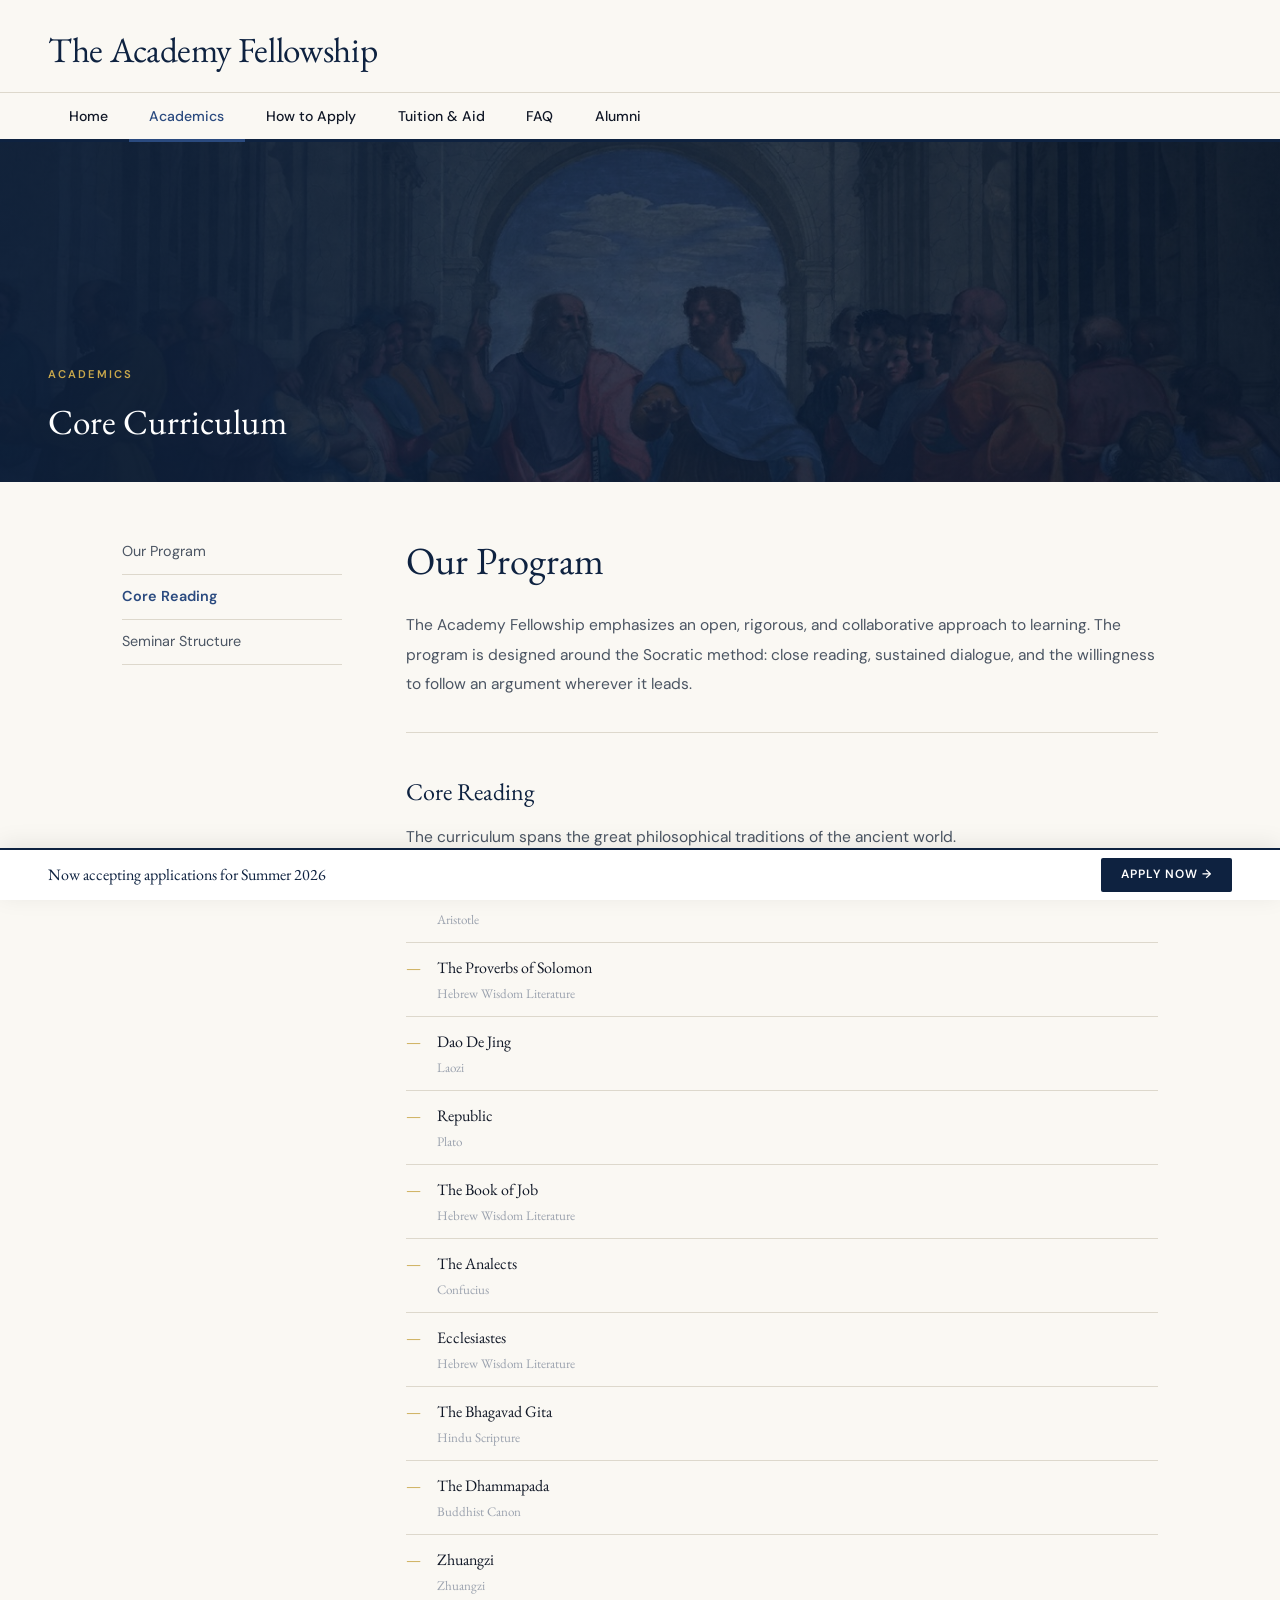
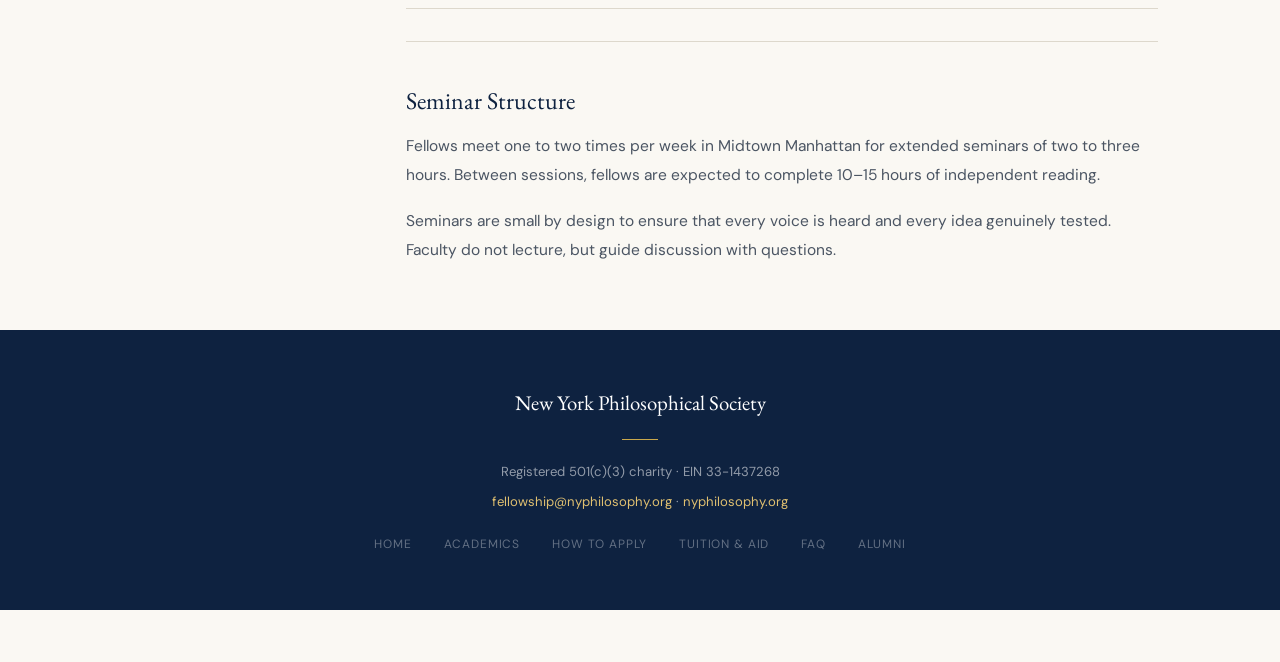
<file: academics/index.html>
<!DOCTYPE html>
<html lang="en">
<head>
  <meta charset="UTF-8" />
  <meta name="viewport" content="width=device-width, initial-scale=1.0" />
  <link rel="icon" type="image/png" href="/favicon.png" />
  <title>Academics | The Academy Fellowship</title>
  <meta name="description" content="Explore the Academy Fellowship's core curriculum, reading list, and seminar structure. Fellows engage the great philosophical traditions of the ancient world." />
  <meta name="robots" content="index, follow" />
  <link rel="canonical" href="https://fellowship.nyphilosophy.org/academics/" />
  <meta property="og:title" content="Academics | The Academy Fellowship" />
  <meta property="og:description" content="Explore the Academy Fellowship's core curriculum, reading list, and seminar structure." />
  <meta property="og:image" content="https://fellowship.nyphilosophy.org/schoolathens2.jpg" />
  <meta property="og:url" content="https://fellowship.nyphilosophy.org/academics/" />
  <meta property="og:type" content="website" />
  <meta property="og:site_name" content="The Academy Fellowship" />
  <meta property="og:locale" content="en_US" />
  <meta name="twitter:card" content="summary_large_image" />
  <meta name="twitter:title" content="Academics | The Academy Fellowship" />
  <meta name="twitter:description" content="Great Books seminars, Socratic dialogue, and ancient philosophy — the Academy Fellowship curriculum for Summer 2026." />
  <meta name="twitter:image" content="https://fellowship.nyphilosophy.org/schoolathens2.jpg" />
  <script type="application/ld+json">
  [
    {
      "@context": "https://schema.org",
      "@type": "BreadcrumbList",
      "itemListElement": [
        { "@type": "ListItem", "position": 1, "name": "Home", "item": "https://fellowship.nyphilosophy.org/" },
        { "@type": "ListItem", "position": 2, "name": "Academics", "item": "https://fellowship.nyphilosophy.org/academics/" }
      ]
    },
    {
      "@context": "https://schema.org",
      "@type": "Course",
      "name": "The Academy Fellowship — Core Curriculum",
      "description": "A six-week Great Books seminar program in Midtown Manhattan covering ancient philosophy, virtue ethics, and the examined life.",
      "provider": {
        "@type": "Organization",
        "name": "New York Philosophical Society",
        "url": "https://www.nyphilosophy.org"
      },
      "url": "https://fellowship.nyphilosophy.org/academics/",
      "educationalLevel": "High school",
      "isAccessibleForFree": true,
      "inLanguage": "en"
    }
  ]
  </script>
  <link rel="preconnect" href="https://fonts.googleapis.com" />
  <link rel="preconnect" href="https://fonts.gstatic.com" crossorigin />
  <link href="https://fonts.googleapis.com/css2?family=EB+Garamond:ital,wght@0,400;0,500;0,600;1,400;1,500&family=Source+Serif+4:ital,wght@0,300;0,400;0,600;1,300;1,400&family=DM+Sans:wght@300;400;500;600&display=swap" rel="stylesheet" />
  <link rel="stylesheet" href="../styles.css" />
</head>
<body>

<header class="site-header">
  <div class="header-top">
    <a href="/" class="site-title">The Academy Fellowship</a>
  </div>
  <nav class="primary-nav">
    <ul>
      <li id="nav-home">
        <a href="/">Home</a>
      </li>
      <li id="nav-academics" class="active">
        <a href="/academics/">Academics</a>
      </li>
      <li id="nav-apply">
        <a href="/how-to-apply/">How to Apply</a>
      </li>
      <li id="nav-tuition">
        <a href="/tuition/">Tuition &amp; Aid</a>
      </li>
      <li id="nav-faq"><a href="/faq/">FAQ</a></li>
      <li id="nav-alumni"><a href="/alumni/">Alumni</a></li>
    </ul>
  </nav>
</header>

<div class="page-hero">
  <div class="page-hero-content">
    <div style="font-family:var(--sans);font-size:0.7rem;font-weight:600;letter-spacing:0.18em;text-transform:uppercase;color:var(--gold);margin-bottom:0.6rem;">Academics</div>
    <div style="font-family:var(--serif);font-size:2.2rem;color:#fff;font-weight:400;">Core Curriculum</div>
  </div>
</div>

<div class="inner-layout">
  <nav class="sidebar-nav">
    <a href="#sec-program">Our Program</a>
    <a href="#sec-curriculum">Core Reading</a>
    <a href="#sec-seminar">Seminar Structure</a>
  </nav>
  <div class="content-body">
    <div id="sec-program">
      <h1>Our Program</h1>
      <p>The Academy Fellowship emphasizes an open, rigorous, and collaborative approach to learning. The program is designed around the Socratic method: close reading, sustained dialogue, and the willingness to follow an argument wherever it leads.</p>
      <hr />
    </div>
    <div id="sec-curriculum">
      <h2>Core Reading</h2>
      <p>The curriculum spans the great philosophical traditions of the ancient world.</p>
      <ul class="reading-list">
        <li><span>Nicomachean Ethics<span class="author">Aristotle</span></span></li>
        <li><span>The Proverbs of Solomon<span class="author">Hebrew Wisdom Literature</span></span></li>
        <li><span>Dao De Jing<span class="author">Laozi</span></span></li>
        <li><span>Republic<span class="author">Plato</span></span></li>
        <li><span>The Book of Job<span class="author">Hebrew Wisdom Literature</span></span></li>
        <li><span>The Analects<span class="author">Confucius</span></span></li>
        <li><span>Ecclesiastes<span class="author">Hebrew Wisdom Literature</span></span></li>
        <li><span>The Bhagavad Gita<span class="author">Hindu Scripture</span></span></li>
        <li><span>The Dhammapada<span class="author">Buddhist Canon</span></span></li>
        <li><span>Zhuangzi<span class="author">Zhuangzi</span></span></li>
      </ul>
      <hr />
    </div>
    <div id="sec-seminar">
      <h2>Seminar Structure</h2>
      <p>Fellows meet one to two times per week in Midtown Manhattan for extended seminars of two to three hours. Between sessions, fellows are expected to complete 10–15 hours of independent reading.</p>
      <p>Seminars are small by design to ensure that every voice is heard and every idea genuinely tested. Faculty do not lecture, but guide discussion with questions.</p>
    </div>
  </div>
</div>

<div class="sticky-apply-bar">
  <div class="bar-label">Now accepting applications for Summer 2026</div>
  <a href="/summer-2026/" class="bar-cta">Apply Now →</a>
</div>

<footer>
  <a href="https://www.nyphilosophy.org" class="footer-title">New York <span>Philosophical Society</span></a>
  <div class="footer-sep"></div>
  <p>Registered 501(c)(3) charity · EIN 33-1437268</p>
  <p style="margin-top:0.3rem;"><a href="mailto:fellowship@nyphilosophy.org">fellowship@nyphilosophy.org</a> · <a href="https://www.nyphilosophy.org">nyphilosophy.org</a></p>
  <div class="footer-links">
    <a href="/">Home</a>
    <a href="/academics/">Academics</a>
    <a href="/how-to-apply/">How to Apply</a>
    <a href="/tuition/">Tuition &amp; Aid</a>
    <a href="/faq/">FAQ</a>
    <a href="/alumni/">Alumni</a>
  </div>
</footer>

<script>
(function() {
  const links = document.querySelectorAll('.sidebar-nav a');
  const sections = document.querySelectorAll('.content-body > div[id]');
  if (!links.length || !sections.length) return;
  links.forEach(a => {
    a.addEventListener('click', function(e) {
      e.preventDefault();
      const target = document.getElementById(this.getAttribute('href').slice(1));
      if (target) target.scrollIntoView({ behavior: 'smooth' });
    });
  });
  const obs = new IntersectionObserver(entries => {
    entries.forEach(e => {
      if (e.isIntersecting) links.forEach(a => a.classList.toggle('active', a.getAttribute('href') === '#' + e.target.id));
    });
  }, { rootMargin: '-10% 0px -75% 0px' });
  sections.forEach(s => obs.observe(s));
})();
</script>
</body>
</html>
</file>
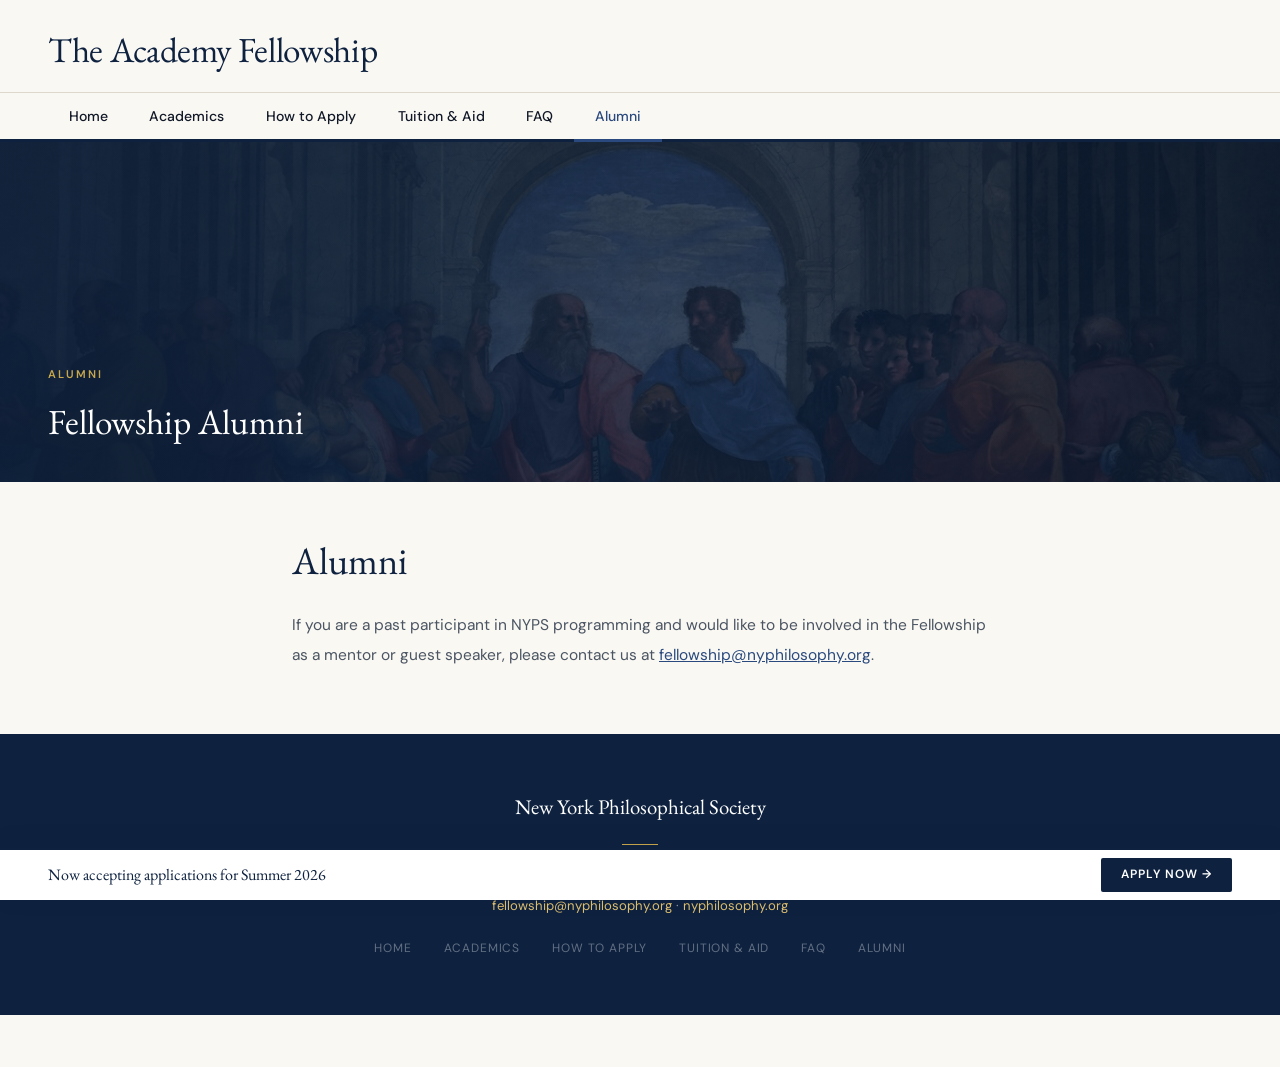
<file: alumni/index.html>
<!DOCTYPE html>
<html lang="en">
<head>
  <meta charset="UTF-8" />
  <meta name="viewport" content="width=device-width, initial-scale=1.0" />
  <link rel="icon" type="image/png" href="/favicon.png" />
  <title>Alumni | The Academy Fellowship</title>
  <meta name="description" content="Connect with the Academy Fellowship alumni network. Past participants are invited to stay involved as mentors and guest speakers." />
  <meta name="robots" content="index, follow" />
  <link rel="canonical" href="https://fellowship.nyphilosophy.org/alumni/" />
  <meta property="og:title" content="Alumni | The Academy Fellowship" />
  <meta property="og:description" content="Past participants of the Academy Fellowship are invited to stay involved as mentors and guest speakers. Connect with the NYPS alumni network." />
  <meta property="og:image" content="https://fellowship.nyphilosophy.org/schoolathens2.jpg" />
  <meta property="og:url" content="https://fellowship.nyphilosophy.org/alumni/" />
  <meta property="og:type" content="website" />
  <meta property="og:site_name" content="The Academy Fellowship" />
  <meta property="og:locale" content="en_US" />
  <meta name="twitter:card" content="summary_large_image" />
  <meta name="twitter:title" content="Alumni | The Academy Fellowship" />
  <meta name="twitter:description" content="Past Academy Fellowship participants are invited to stay involved as mentors and guest speakers." />
  <meta name="twitter:image" content="https://fellowship.nyphilosophy.org/schoolathens2.jpg" />
  <script type="application/ld+json">
  {
    "@context": "https://schema.org",
    "@type": "BreadcrumbList",
    "itemListElement": [
      { "@type": "ListItem", "position": 1, "name": "Home", "item": "https://fellowship.nyphilosophy.org/" },
      { "@type": "ListItem", "position": 2, "name": "Alumni", "item": "https://fellowship.nyphilosophy.org/alumni/" }
    ]
  }
  </script>
  <link rel="preconnect" href="https://fonts.googleapis.com" />
  <link rel="preconnect" href="https://fonts.gstatic.com" crossorigin />
  <link href="https://fonts.googleapis.com/css2?family=EB+Garamond:ital,wght@0,400;0,500;0,600;1,400;1,500&family=Source+Serif+4:ital,wght@0,300;0,400;0,600;1,300;1,400&family=DM+Sans:wght@300;400;500;600&display=swap" rel="stylesheet" />
  <link rel="stylesheet" href="../styles.css" />
</head>
<body>

<header class="site-header">
  <div class="header-top">
    <a href="/" class="site-title">The Academy Fellowship</a>
  </div>
  <nav class="primary-nav">
    <ul>
      <li id="nav-home">
        <a href="/">Home</a>
      </li>
      <li id="nav-academics">
        <a href="/academics/">Academics</a>
      </li>
      <li id="nav-apply">
        <a href="/how-to-apply/">How to Apply</a>
      </li>
      <li id="nav-tuition">
        <a href="/tuition/">Tuition &amp; Aid</a>
      </li>
      <li id="nav-faq"><a href="/faq/">FAQ</a></li>
      <li id="nav-alumni" class="active"><a href="/alumni/">Alumni</a></li>
    </ul>
  </nav>
</header>

<div class="page-hero">
  <div class="page-hero-content">
    <div style="font-family:var(--sans);font-size:0.7rem;font-weight:600;letter-spacing:0.18em;text-transform:uppercase;color:var(--gold);margin-bottom:0.6rem;">Alumni</div>
    <div style="font-family:var(--serif);font-size:2.2rem;color:#fff;font-weight:400;">Fellowship Alumni</div>
  </div>
</div>

<div class="inner-layout" style="grid-template-columns:1fr;max-width:760px;">
  <div class="content-body" style="max-width:100%;">
    <h1>Alumni</h1>
    <p>If you are a past participant in NYPS programming and would like to be involved in the Fellowship as a mentor or guest speaker, please contact us at <a href="mailto:fellowship@nyphilosophy.org" style="color:var(--navy-lt);text-decoration:underline;">fellowship@nyphilosophy.org</a>.</p>
  </div>
</div>

<div class="sticky-apply-bar">
  <div class="bar-label">Now accepting applications for Summer 2026</div>
  <a href="/summer-2026/" class="bar-cta">Apply Now →</a>
</div>

<footer>
  <a href="https://www.nyphilosophy.org" class="footer-title">New York <span>Philosophical Society</span></a>
  <div class="footer-sep"></div>
  <p>Registered 501(c)(3) charity · EIN 33-1437268</p>
  <p style="margin-top:0.3rem;"><a href="mailto:fellowship@nyphilosophy.org">fellowship@nyphilosophy.org</a> · <a href="https://www.nyphilosophy.org">nyphilosophy.org</a></p>
  <div class="footer-links">
    <a href="/">Home</a>
    <a href="/academics/">Academics</a>
    <a href="/how-to-apply/">How to Apply</a>
    <a href="/tuition/">Tuition &amp; Aid</a>
    <a href="/faq/">FAQ</a>
    <a href="/alumni/">Alumni</a>
  </div>
</footer>

</body>
</html>
</file>
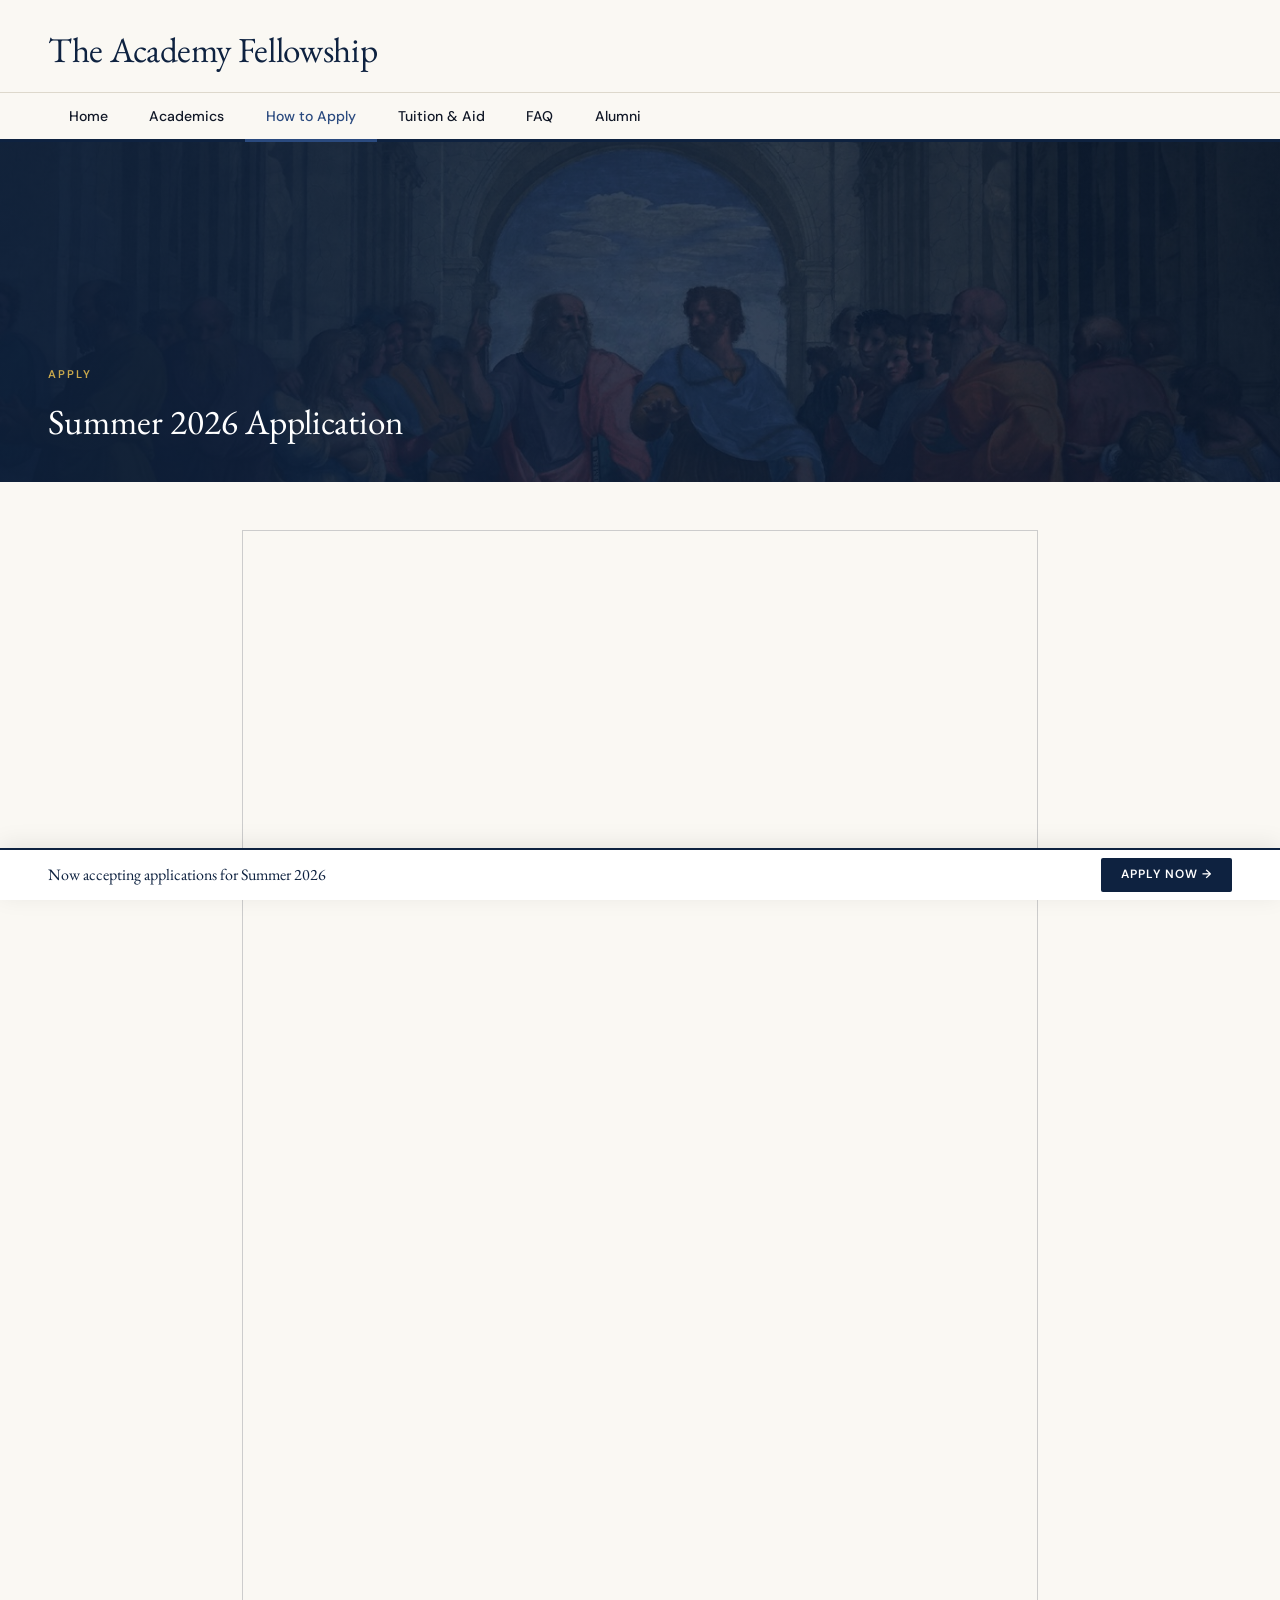
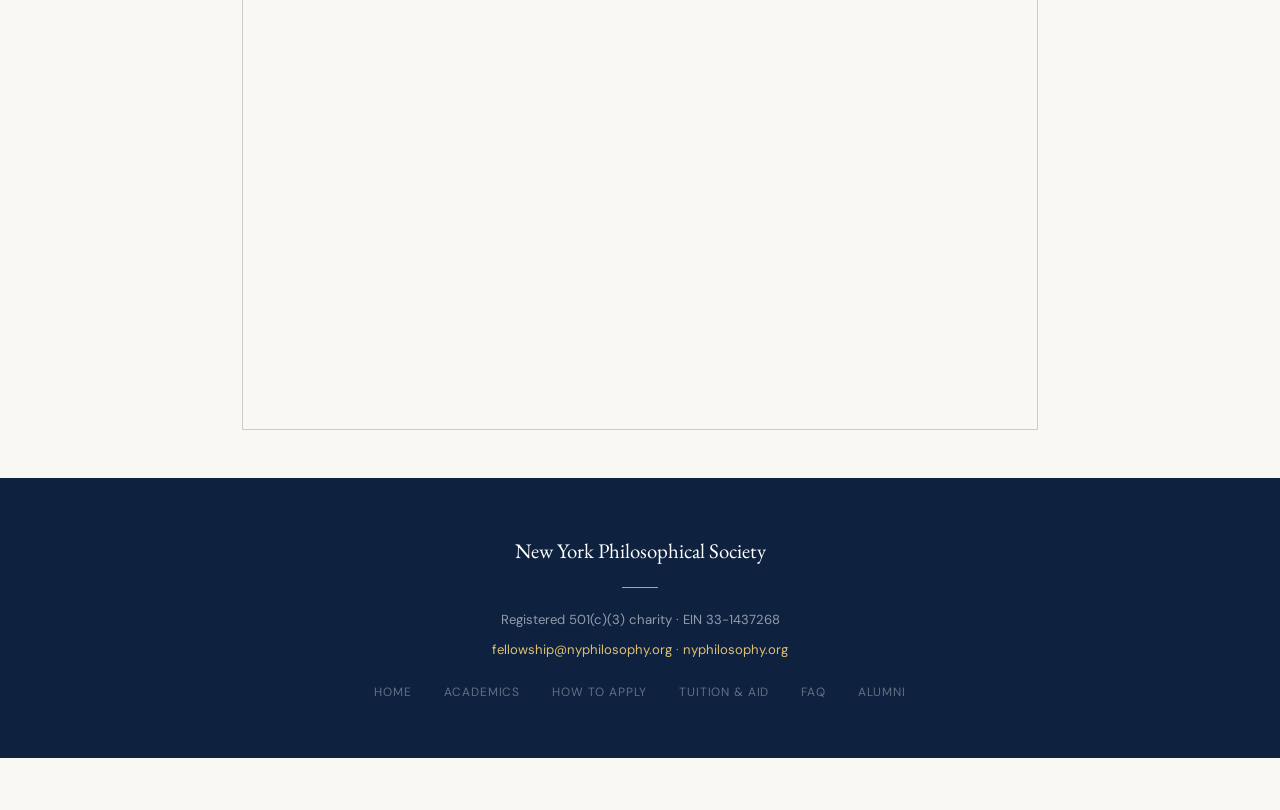
<file: apply-form/index.html>
<!DOCTYPE html>
<html lang="en">
<head>
  <meta charset="UTF-8" />
  <meta http-equiv="refresh" content="0;url=/summer-2026/" />
  <link rel="canonical" href="https://fellowship.nyphilosophy.org/summer-2026/" />
  <title>Redirecting…</title>
</head>
<body>
  <p>Redirecting to <a href="/summer-2026/">Summer 2026 Application</a>…</p>
</body>
</html>
</file>
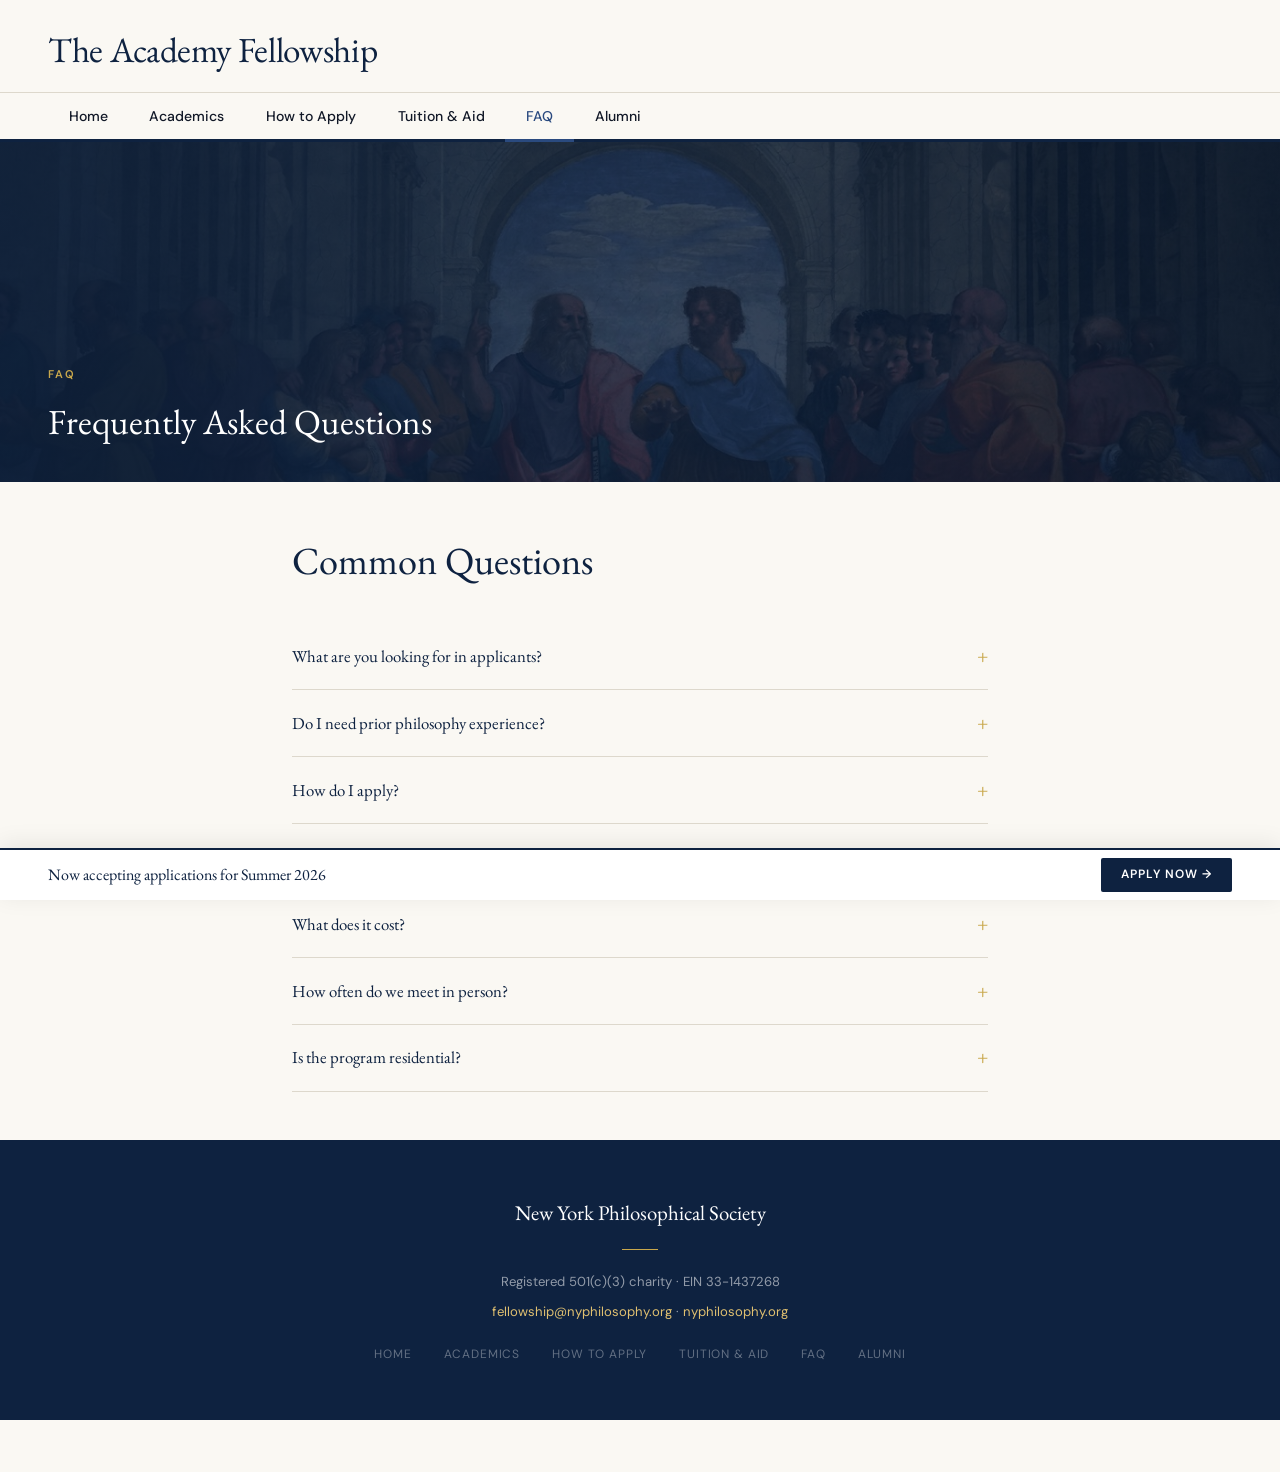
<file: faq/index.html>
<!DOCTYPE html>
<html lang="en">
<head>
  <meta charset="UTF-8" />
  <meta name="viewport" content="width=device-width, initial-scale=1.0" />
  <link rel="icon" type="image/png" href="/favicon.png" />
  <title>FAQ | The Academy Fellowship</title>
  <meta name="description" content="Frequently asked questions about the Academy Fellowship — eligibility, cost, the application process, and what to expect." />
  <meta name="robots" content="index, follow" />
  <link rel="canonical" href="https://fellowship.nyphilosophy.org/faq/" />
  <meta property="og:title" content="FAQ | The Academy Fellowship" />
  <meta property="og:description" content="Frequently asked questions about the Academy Fellowship — eligibility, cost, the application process, and what to expect." />
  <meta property="og:image" content="https://fellowship.nyphilosophy.org/schoolathens2.jpg" />
  <meta property="og:url" content="https://fellowship.nyphilosophy.org/faq/" />
  <meta property="og:type" content="website" />
  <meta property="og:site_name" content="The Academy Fellowship" />
  <meta property="og:locale" content="en_US" />
  <meta name="twitter:card" content="summary_large_image" />
  <meta name="twitter:title" content="FAQ | The Academy Fellowship" />
  <meta name="twitter:description" content="Frequently asked questions about the Academy Fellowship — eligibility, cost, the application process, and what to expect." />
  <meta name="twitter:image" content="https://fellowship.nyphilosophy.org/schoolathens2.jpg" />
  <script type="application/ld+json">
  [
    {
      "@context": "https://schema.org",
      "@type": "BreadcrumbList",
      "itemListElement": [
        { "@type": "ListItem", "position": 1, "name": "Home", "item": "https://fellowship.nyphilosophy.org/" },
        { "@type": "ListItem", "position": 2, "name": "FAQ", "item": "https://fellowship.nyphilosophy.org/faq/" }
      ]
    },
    {
      "@context": "https://schema.org",
      "@type": "FAQPage",
      "mainEntity": [
        {
          "@type": "Question",
          "name": "What are you looking for in applicants?",
          "acceptedAnswer": { "@type": "Answer", "text": "We are looking for students who are genuinely curious, introspective, and willing to have their thinking challenged. Academic achievement matters, but we are equally interested in how you think and what you care about. There is no ideal background or profile." }
        },
        {
          "@type": "Question",
          "name": "Do I need prior philosophy experience?",
          "acceptedAnswer": { "@type": "Answer", "text": "No prior philosophy background is required or expected. Many of our strongest fellows have never taken a philosophy class. What matters is your willingness to read carefully and engage honestly." }
        },
        {
          "@type": "Question",
          "name": "How do I apply?",
          "acceptedAnswer": { "@type": "Answer", "text": "Applications are now open and close July 1, 2026. The application consists of two short essays, an official transcript, and a brief interview conducted by members of our admissions committee. There is no application fee." }
        },
        {
          "@type": "Question",
          "name": "Who is eligible?",
          "acceptedAnswer": { "@type": "Answer", "text": "The Academy Fellowship is open to rising juniors, rising seniors, and incoming college freshmen. Applicants must be at least 16 years old by June 20, 2026 and may not turn 19 before July 31, 2026." }
        },
        {
          "@type": "Question",
          "name": "What does it cost?",
          "acceptedAnswer": { "@type": "Answer", "text": "The program is entirely free of charge. Students with financial need will receive a stipend to cover materials and transportation." }
        },
        {
          "@type": "Question",
          "name": "How often do we meet in person?",
          "acceptedAnswer": { "@type": "Answer", "text": "Fellows meet 1–2 times per week in person for extended seminar in Midtown Manhattan and are expected to complete 10–15 hours of independent reading to prepare for each session." }
        },
        {
          "@type": "Question",
          "name": "Is the program residential?",
          "acceptedAnswer": { "@type": "Answer", "text": "The program is a day program. Fellows commute to Midtown Manhattan for weekly seminars. Transportation stipends are available for those with demonstrated financial need." }
        }
      ]
    }
  ]
  </script>
  <link rel="preconnect" href="https://fonts.googleapis.com" />
  <link rel="preconnect" href="https://fonts.gstatic.com" crossorigin />
  <link href="https://fonts.googleapis.com/css2?family=EB+Garamond:ital,wght@0,400;0,500;0,600;1,400;1,500&family=Source+Serif+4:ital,wght@0,300;0,400;0,600;1,300;1,400&family=DM+Sans:wght@300;400;500;600&display=swap" rel="stylesheet" />
  <link rel="stylesheet" href="../styles.css" />
</head>
<body>

<header class="site-header">
  <div class="header-top">
    <a href="/" class="site-title">The Academy Fellowship</a>
  </div>
  <nav class="primary-nav">
    <ul>
      <li id="nav-home">
        <a href="/">Home</a>
      </li>
      <li id="nav-academics">
        <a href="/academics/">Academics</a>
      </li>
      <li id="nav-apply">
        <a href="/how-to-apply/">How to Apply</a>
      </li>
      <li id="nav-tuition">
        <a href="/tuition/">Tuition &amp; Aid</a>
      </li>
      <li id="nav-faq" class="active"><a href="/faq/">FAQ</a></li>
      <li id="nav-alumni"><a href="/alumni/">Alumni</a></li>
    </ul>
  </nav>
</header>

<div class="page-hero">
  <div class="page-hero-content">
    <div style="font-family:var(--sans);font-size:0.7rem;font-weight:600;letter-spacing:0.18em;text-transform:uppercase;color:var(--gold);margin-bottom:0.6rem;">FAQ</div>
    <div style="font-family:var(--serif);font-size:2.2rem;color:#fff;font-weight:400;">Frequently Asked Questions</div>
  </div>
</div>

<div class="inner-layout" style="grid-template-columns:1fr;max-width:760px;">
  <div class="content-body" style="max-width:100%;">
    <h1>Common Questions</h1>
    <div style="margin-top:2rem;">
      <div class="accordion-item">
        <div class="accordion-q" onclick="toggleAccordion(this)">What are you looking for in applicants?<span class="icon">+</span></div>
        <div class="accordion-a">We are looking for students who are genuinely curious, introspective, and willing to have their thinking challenged. Academic achievement matters, but we are equally interested in how you think and what you care about. There is no ideal background or profile.</div>
      </div>
      <div class="accordion-item">
        <div class="accordion-q" onclick="toggleAccordion(this)">Do I need prior philosophy experience?<span class="icon">+</span></div>
        <div class="accordion-a">No prior philosophy background is required or expected. Many of our strongest fellows have never taken a philosophy class. What matters is your willingness to read carefully and engage honestly.</div>
      </div>
      <div class="accordion-item">
        <div class="accordion-q" onclick="toggleAccordion(this)">How do I apply?<span class="icon">+</span></div>
        <div class="accordion-a">Applications are now open and close July 1, 2026. The application consists of two short essays, an official transcript, and a brief interview conducted by members of our admissions committee. There is no application fee.</div>
      </div>
      <div class="accordion-item">
        <div class="accordion-q" onclick="toggleAccordion(this)">Who is eligible?<span class="icon">+</span></div>
        <div class="accordion-a">The Academy Fellowship is open to rising juniors, rising seniors, and incoming college freshmen. Applicants must be at least 16 years old by June 20, 2026 and may not turn 19 before July 31, 2026.</div>
      </div>
      <div class="accordion-item">
        <div class="accordion-q" onclick="toggleAccordion(this)">What does it cost?<span class="icon">+</span></div>
        <div class="accordion-a">The program is entirely free of charge. Students with financial need will receive a stipend to cover materials and transportation.</div>
      </div>
      <div class="accordion-item">
        <div class="accordion-q" onclick="toggleAccordion(this)">How often do we meet in person?<span class="icon">+</span></div>
        <div class="accordion-a">Fellows meet 1–2 times per week in person for extended seminar in Midtown Manhattan and are expected to complete 10–15 hours of independent reading to prepare for each session.</div>
      </div>
      <div class="accordion-item">
        <div class="accordion-q" onclick="toggleAccordion(this)">Is the program residential?<span class="icon">+</span></div>
        <div class="accordion-a">The program is a day program. Fellows commute to Midtown Manhattan for weekly seminars. Transportation stipends are available for those with demonstrated financial need.</div>
      </div>
    </div>
  </div>
</div>

<div class="sticky-apply-bar">
  <div class="bar-label">Now accepting applications for Summer 2026</div>
  <a href="/summer-2026/" class="bar-cta">Apply Now →</a>
</div>

<footer>
  <a href="https://www.nyphilosophy.org" class="footer-title">New York <span>Philosophical Society</span></a>
  <div class="footer-sep"></div>
  <p>Registered 501(c)(3) charity · EIN 33-1437268</p>
  <p style="margin-top:0.3rem;"><a href="mailto:fellowship@nyphilosophy.org">fellowship@nyphilosophy.org</a> · <a href="https://www.nyphilosophy.org">nyphilosophy.org</a></p>
  <div class="footer-links">
    <a href="/">Home</a>
    <a href="/academics/">Academics</a>
    <a href="/how-to-apply/">How to Apply</a>
    <a href="/tuition/">Tuition &amp; Aid</a>
    <a href="/faq/">FAQ</a>
    <a href="/alumni/">Alumni</a>
  </div>
</footer>

<script>
function toggleAccordion(el) {
  el.classList.toggle('open');
  el.nextElementSibling.classList.toggle('open');
}
</script>
</body>
</html>
</file>
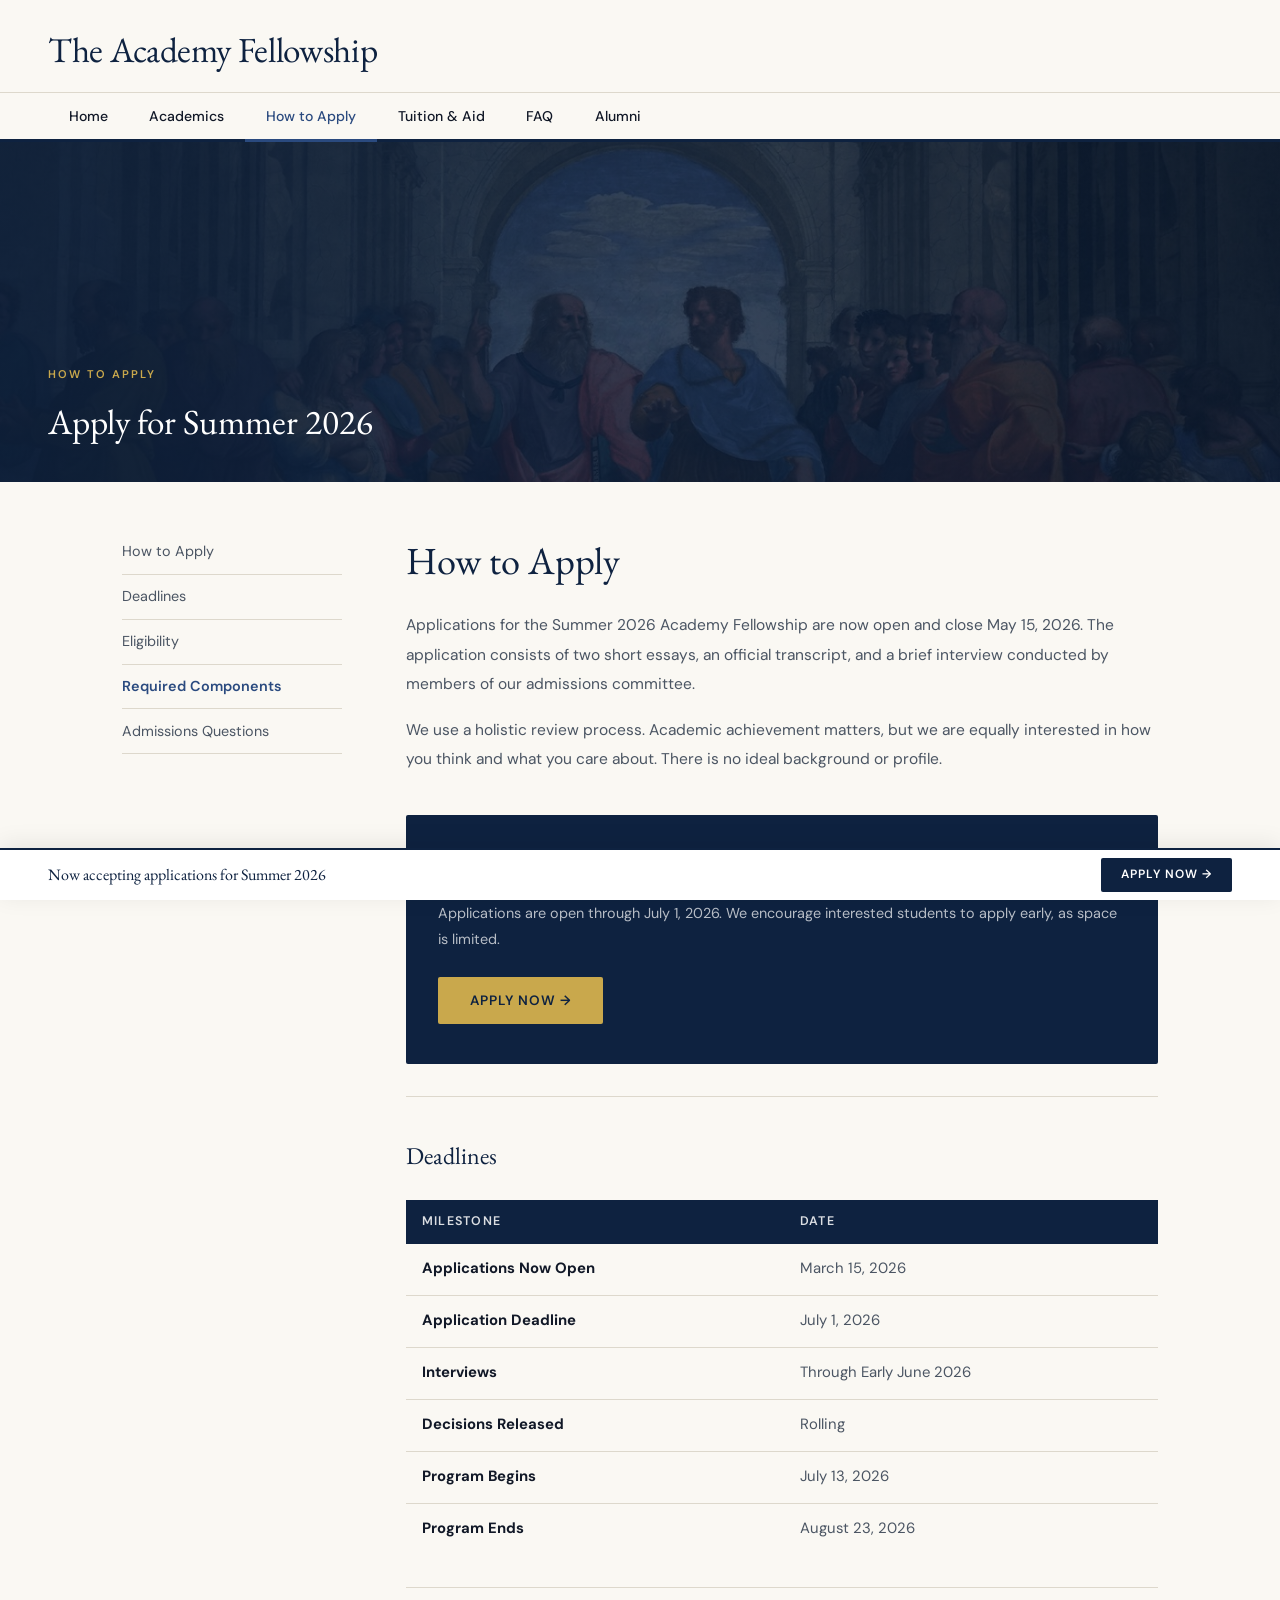
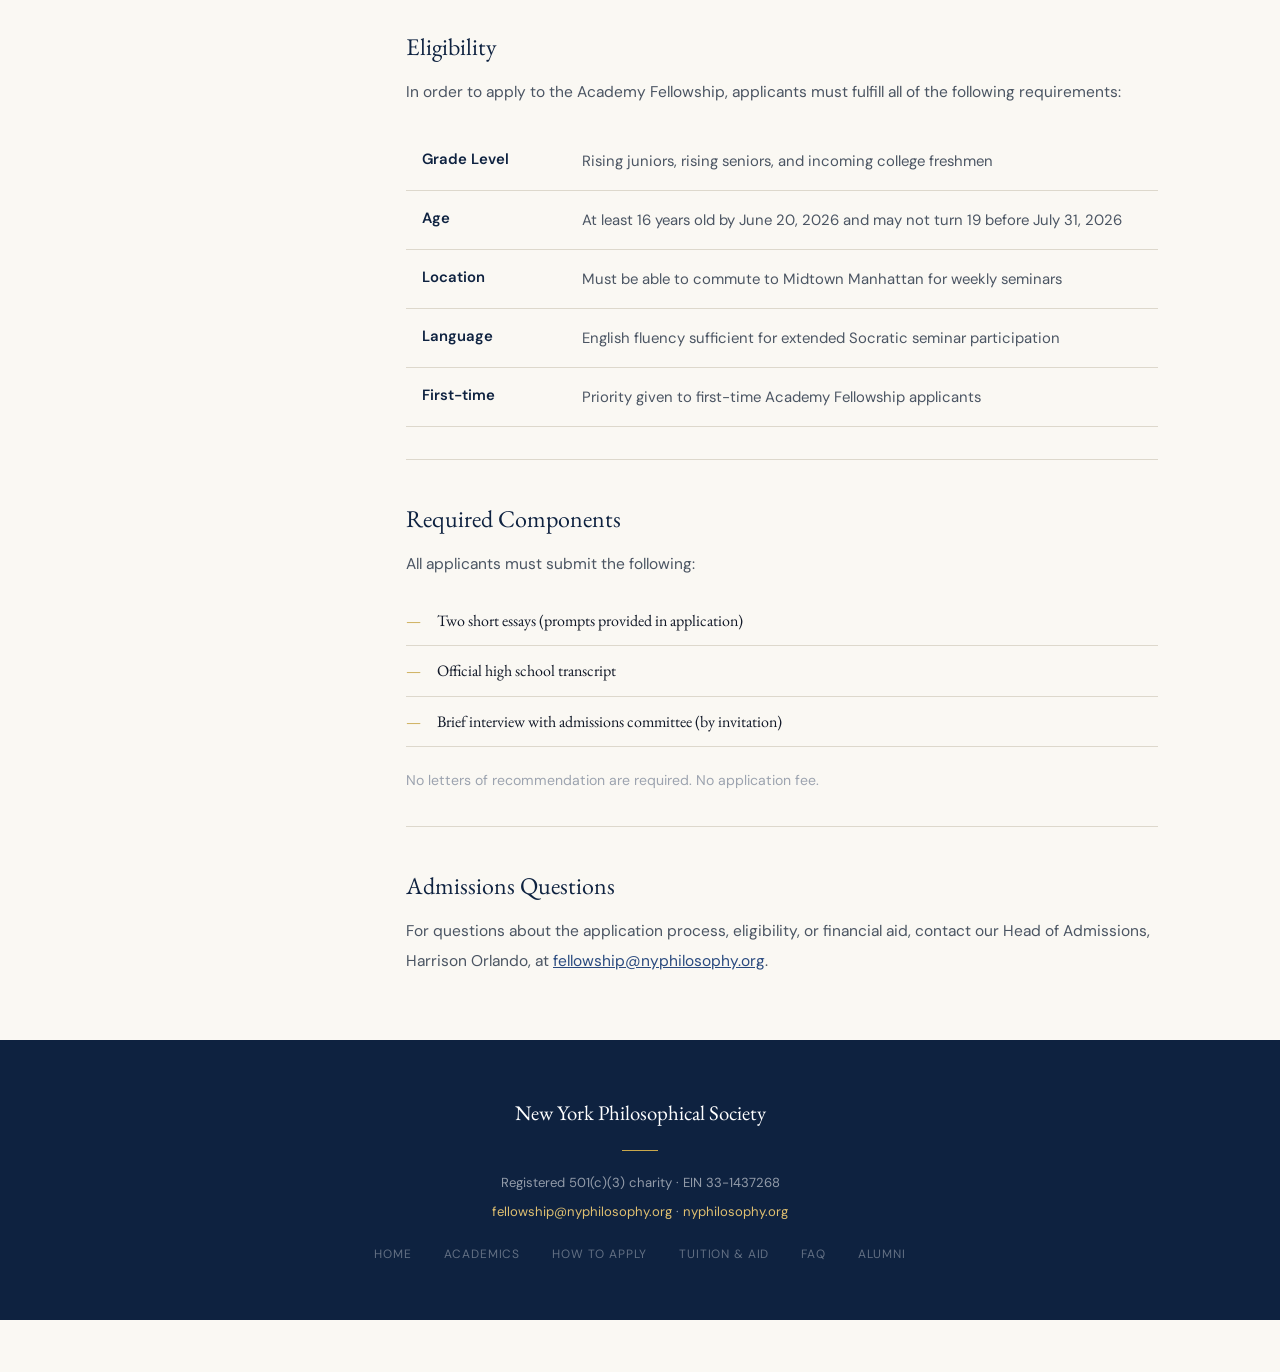
<file: how-to-apply/index.html>
<!DOCTYPE html>
<html lang="en">
<head>
  <meta charset="UTF-8" />
  <meta name="viewport" content="width=device-width, initial-scale=1.0" />
  <link rel="icon" type="image/png" href="/favicon.png" />
  <title>How to Apply | The Academy Fellowship</title>
  <meta name="description" content="Learn how to apply to the Academy Fellowship for Summer 2026. Applications close July 1, 2026. No fees, no recommendations required." />
  <meta name="robots" content="index, follow" />
  <link rel="canonical" href="https://fellowship.nyphilosophy.org/how-to-apply/" />
  <meta property="og:title" content="How to Apply | The Academy Fellowship" />
  <meta property="og:description" content="Learn how to apply to the Academy Fellowship for Summer 2026. Applications close July 1, 2026." />
  <meta property="og:image" content="https://fellowship.nyphilosophy.org/schoolathens2.jpg" />
  <meta property="og:url" content="https://fellowship.nyphilosophy.org/how-to-apply/" />
  <meta property="og:type" content="website" />
  <meta property="og:site_name" content="The Academy Fellowship" />
  <meta property="og:locale" content="en_US" />
  <meta name="twitter:card" content="summary_large_image" />
  <meta name="twitter:title" content="How to Apply | The Academy Fellowship" />
  <meta name="twitter:description" content="Applications for Summer 2026 are open through May 15. No fees, no recommendations required." />
  <meta name="twitter:image" content="https://fellowship.nyphilosophy.org/schoolathens2.jpg" />
  <script type="application/ld+json">
  {
    "@context": "https://schema.org",
    "@type": "BreadcrumbList",
    "itemListElement": [
      { "@type": "ListItem", "position": 1, "name": "Home", "item": "https://fellowship.nyphilosophy.org/" },
      { "@type": "ListItem", "position": 2, "name": "How to Apply", "item": "https://fellowship.nyphilosophy.org/how-to-apply/" }
    ]
  }
  </script>
  <link rel="preconnect" href="https://fonts.googleapis.com" />
  <link rel="preconnect" href="https://fonts.gstatic.com" crossorigin />
  <link href="https://fonts.googleapis.com/css2?family=EB+Garamond:ital,wght@0,400;0,500;0,600;1,400;1,500&family=Source+Serif+4:ital,wght@0,300;0,400;0,600;1,300;1,400&family=DM+Sans:wght@300;400;500;600&display=swap" rel="stylesheet" />
  <link rel="stylesheet" href="../styles.css" />
</head>
<body>

<header class="site-header">
  <div class="header-top">
    <a href="/" class="site-title">The Academy Fellowship</a>
  </div>
  <nav class="primary-nav">
    <ul>
      <li id="nav-home">
        <a href="/">Home</a>
      </li>
      <li id="nav-academics">
        <a href="/academics/">Academics</a>
      </li>
      <li id="nav-apply" class="active">
        <a href="/how-to-apply/">How to Apply</a>
      </li>
      <li id="nav-tuition">
        <a href="/tuition/">Tuition &amp; Aid</a>
      </li>
      <li id="nav-faq"><a href="/faq/">FAQ</a></li>
      <li id="nav-alumni"><a href="/alumni/">Alumni</a></li>
    </ul>
  </nav>
</header>

<div class="page-hero">
  <div class="page-hero-content">
    <div style="font-family:var(--sans);font-size:0.7rem;font-weight:600;letter-spacing:0.18em;text-transform:uppercase;color:var(--gold);margin-bottom:0.6rem;">How to Apply</div>
    <div style="font-family:var(--serif);font-size:2.2rem;color:#fff;font-weight:400;">Apply for Summer 2026</div>
  </div>
</div>

<div class="inner-layout">
  <nav class="sidebar-nav">
    <a href="#sec-how">How to Apply</a>
    <a href="#sec-deadlines">Deadlines</a>
    <a href="#sec-eligibility">Eligibility</a>
    <a href="#sec-components">Required Components</a>
    <a href="#sec-admissions-q">Admissions Questions</a>
  </nav>
  <div class="content-body">
    <div id="sec-how">
      <h1>How to Apply</h1>
      <p>Applications for the Summer 2026 Academy Fellowship are now open and close May 15, 2026. The application consists of two short essays, an official transcript, and a brief interview conducted by members of our admissions committee.</p>
      <p>We use a holistic review process. Academic achievement matters, but we are equally interested in how you think and what you care about. There is no ideal background or profile.</p>
      <div class="apply-cta-box">
        <h3>Applications Now Open</h3>
        <p>Applications are open through July 1, 2026. We encourage interested students to apply early, as space is limited.</p>
        <a href="/summer-2026/" class="btn btn-gold">Apply Now →</a>
      </div>
      <hr />
    </div>
    <div id="sec-deadlines">
      <h2>Deadlines</h2>
      <table class="deadline-table">
        <tr><th>Milestone</th><th>Date</th></tr>
        <tr><td><strong>Applications Now Open</strong></td><td>March 15, 2026</td></tr>
        <tr><td><strong>Application Deadline</strong></td><td>July 1, 2026</td></tr>
        <tr><td><strong>Interviews</strong></td><td>Through Early June 2026</td></tr>
        <tr><td><strong>Decisions Released</strong></td><td>Rolling</td></tr>
        <tr><td><strong>Program Begins</strong></td><td>July 13, 2026</td></tr>
        <tr><td><strong>Program Ends</strong></td><td>August 23, 2026</td></tr>
      </table>
      <hr />
    </div>
    <div id="sec-eligibility">
      <h2>Eligibility</h2>
      <p>In order to apply to the Academy Fellowship, applicants must fulfill all of the following requirements:</p>
      <table class="req-table">
        <tr><td>Grade Level</td><td>Rising juniors, rising seniors, and incoming college freshmen</td></tr>
        <tr><td>Age</td><td>At least 16 years old by June 20, 2026 and may not turn 19 before July 31, 2026</td></tr>
        <tr><td>Location</td><td>Must be able to commute to Midtown Manhattan for weekly seminars</td></tr>
        <tr><td>Language</td><td>English fluency sufficient for extended Socratic seminar participation</td></tr>
        <tr><td>First-time</td><td>Priority given to first-time Academy Fellowship applicants</td></tr>
      </table>
      <hr />
    </div>
    <div id="sec-components">
      <h2>Required Components</h2>
      <p>All applicants must submit the following:</p>
      <ul class="reading-list">
        <li><span>Two short essays (prompts provided in application)</span></li>
        <li><span>Official high school transcript</span></li>
        <li><span>Brief interview with admissions committee (by invitation)</span></li>
      </ul>
      <p style="margin-top:1.25rem;font-size:0.88rem;color:var(--muted);">No letters of recommendation are required. No application fee.</p>
      <hr />
    </div>
    <div id="sec-admissions-q">
      <h2>Admissions Questions</h2>
      <p>For questions about the application process, eligibility, or financial aid, contact our Head of Admissions, Harrison Orlando, at <a href="mailto:fellowship@nyphilosophy.org" style="color:var(--navy-lt);text-decoration:underline;">fellowship@nyphilosophy.org</a>.</p>
    </div>
  </div>
</div>

<div class="sticky-apply-bar">
  <div class="bar-label">Now accepting applications for Summer 2026</div>
  <a href="/summer-2026/" class="bar-cta">Apply Now →</a>
</div>

<footer>
  <a href="https://www.nyphilosophy.org" class="footer-title">New York <span>Philosophical Society</span></a>
  <div class="footer-sep"></div>
  <p>Registered 501(c)(3) charity · EIN 33-1437268</p>
  <p style="margin-top:0.3rem;"><a href="mailto:fellowship@nyphilosophy.org">fellowship@nyphilosophy.org</a> · <a href="https://www.nyphilosophy.org">nyphilosophy.org</a></p>
  <div class="footer-links">
    <a href="/">Home</a>
    <a href="/academics/">Academics</a>
    <a href="/how-to-apply/">How to Apply</a>
    <a href="/tuition/">Tuition &amp; Aid</a>
    <a href="/faq/">FAQ</a>
    <a href="/alumni/">Alumni</a>
  </div>
</footer>

<script>
(function() {
  const links = document.querySelectorAll('.sidebar-nav a');
  const sections = document.querySelectorAll('.content-body > div[id]');
  if (!links.length || !sections.length) return;
  links.forEach(a => {
    a.addEventListener('click', function(e) {
      e.preventDefault();
      const target = document.getElementById(this.getAttribute('href').slice(1));
      if (target) target.scrollIntoView({ behavior: 'smooth' });
    });
  });
  const obs = new IntersectionObserver(entries => {
    entries.forEach(e => {
      if (e.isIntersecting) links.forEach(a => a.classList.toggle('active', a.getAttribute('href') === '#' + e.target.id));
    });
  }, { rootMargin: '-10% 0px -75% 0px' });
  sections.forEach(s => obs.observe(s));
})();
</script>
</body>
</html>
</file>
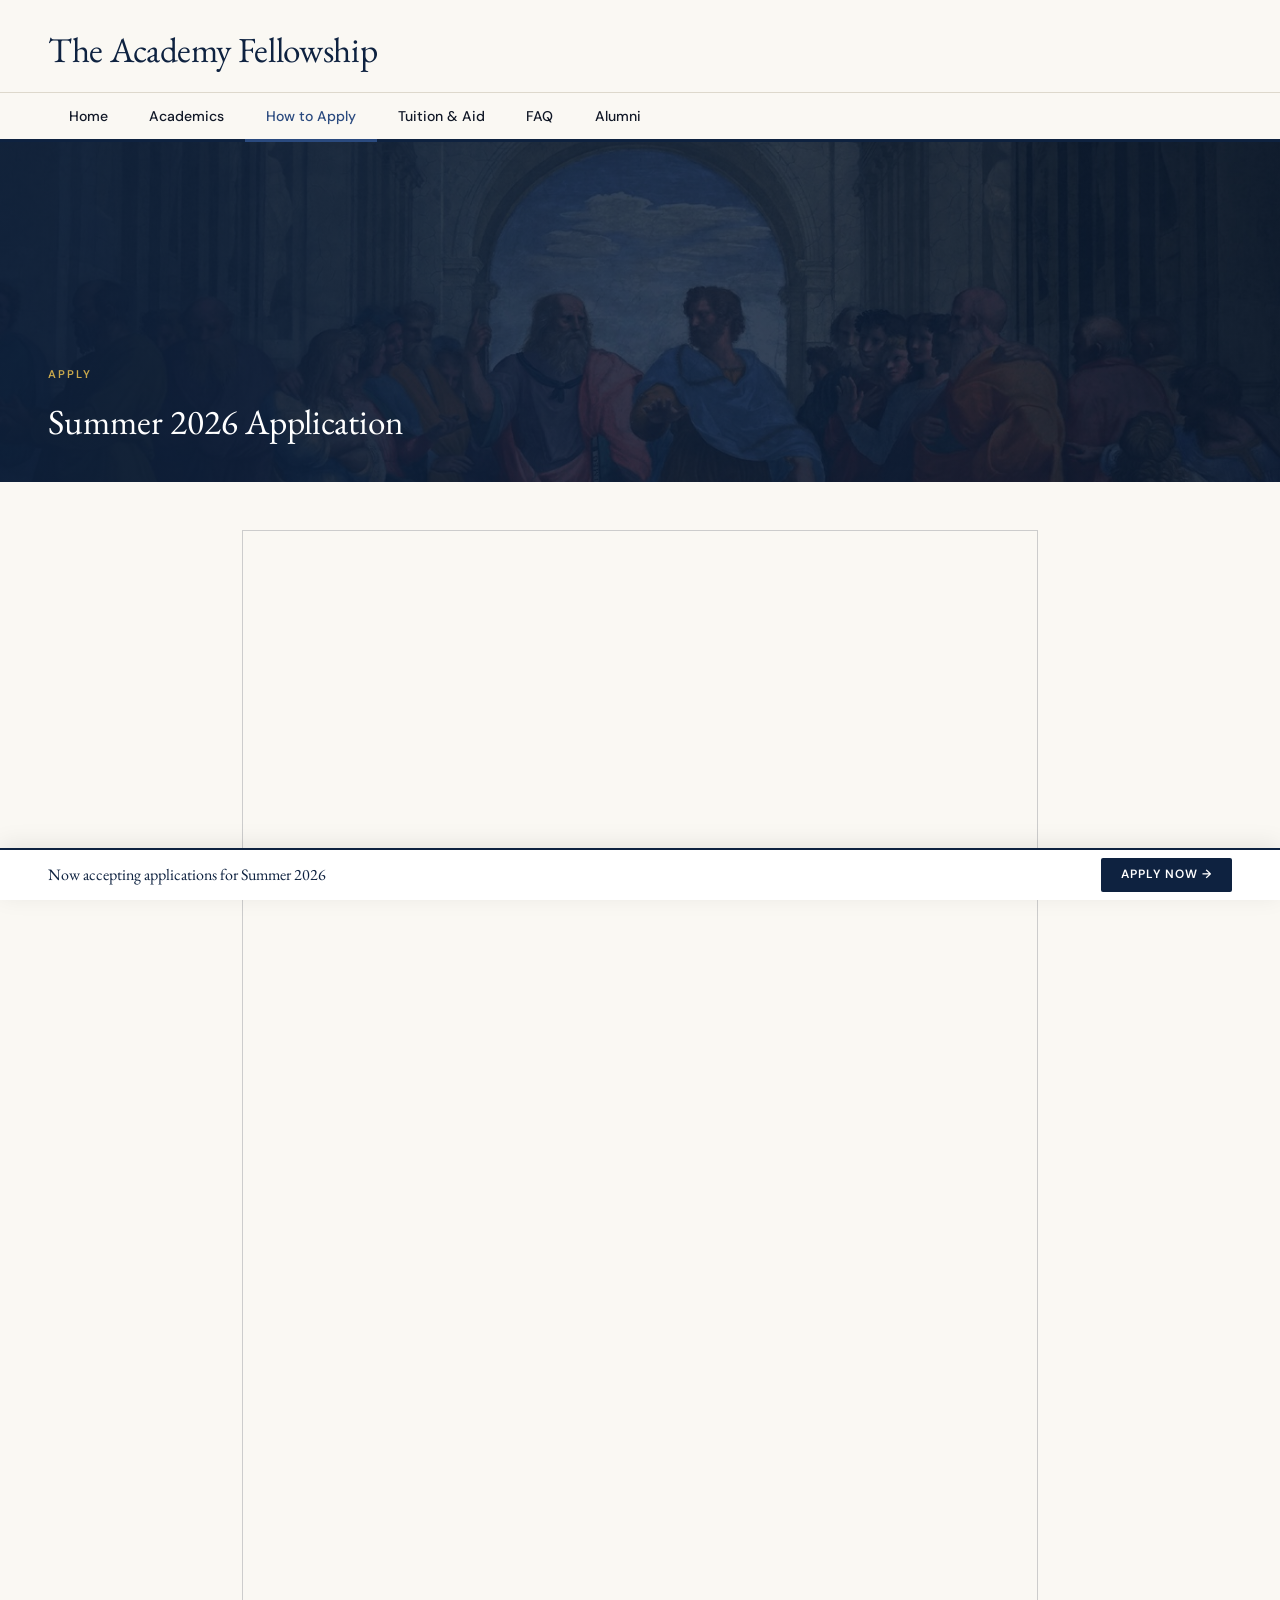
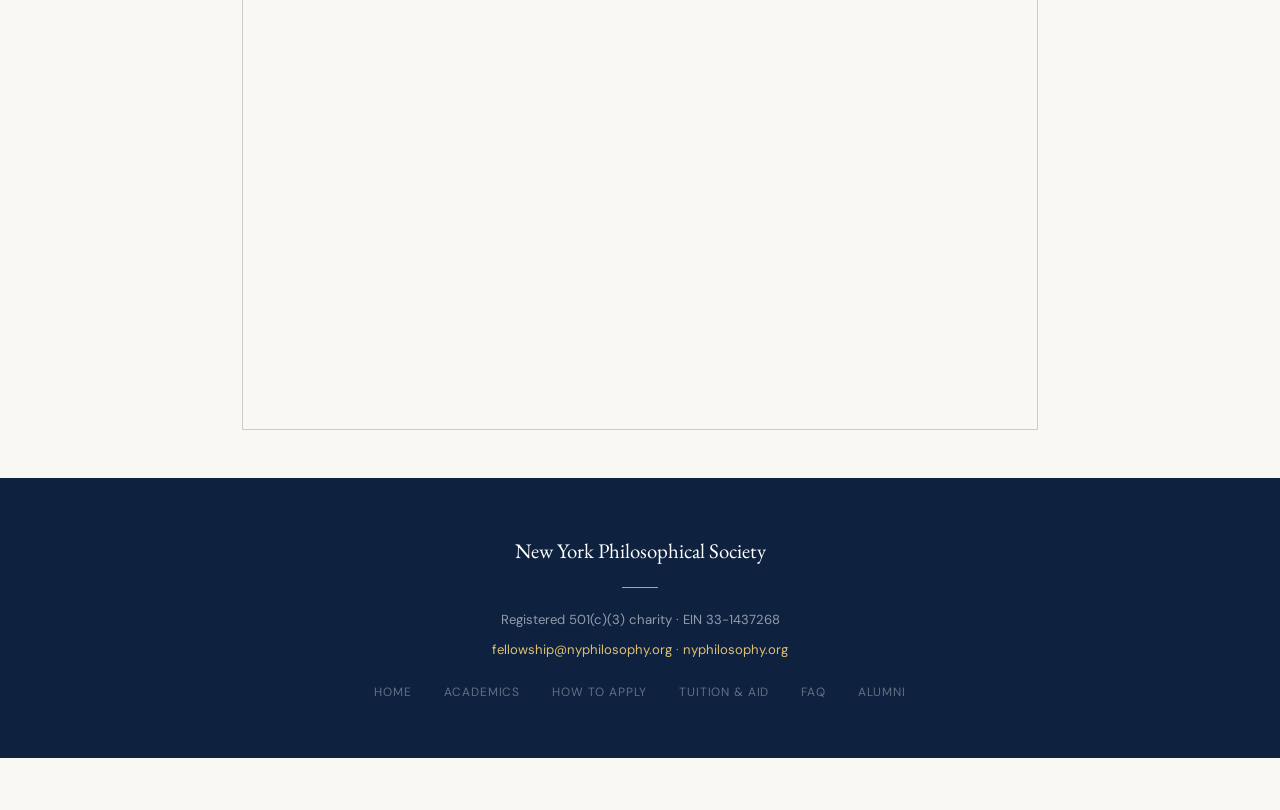
<file: summer-2026/index.html>
<!DOCTYPE html>
<html lang="en">
<head>
  <meta charset="UTF-8" />
  <meta name="viewport" content="width=device-width, initial-scale=1.0" />
  <link rel="icon" type="image/png" href="/favicon.png" />
  <title>Summer 2026 Application | The Academy Fellowship</title>
  <meta name="description" content="Apply to the Academy Fellowship for Summer 2026. Applications close July 1, 2026. Fully funded — no tuition, no fees." />
  <meta name="robots" content="index, follow" />
  <link rel="canonical" href="https://fellowship.nyphilosophy.org/summer-2026/" />
  <meta property="og:title" content="Summer 2026 Application | The Academy Fellowship" />
  <meta property="og:description" content="Apply to the Academy Fellowship for Summer 2026. Applications close July 1. Fully funded — no tuition, no fees." />
  <meta property="og:image" content="https://fellowship.nyphilosophy.org/schoolathens2.jpg" />
  <meta property="og:url" content="https://fellowship.nyphilosophy.org/summer-2026/" />
  <meta property="og:type" content="website" />
  <meta property="og:site_name" content="The Academy Fellowship" />
  <meta property="og:locale" content="en_US" />
  <meta name="twitter:card" content="summary_large_image" />
  <meta name="twitter:title" content="Summer 2026 Application | The Academy Fellowship" />
  <meta name="twitter:description" content="Apply to the Academy Fellowship for Summer 2026. Applications close July 1. Fully funded." />
  <meta name="twitter:image" content="https://fellowship.nyphilosophy.org/schoolathens2.jpg" />
  <script type="application/ld+json">
  [
    {
      "@context": "https://schema.org",
      "@type": "BreadcrumbList",
      "itemListElement": [
        { "@type": "ListItem", "position": 1, "name": "Home", "item": "https://fellowship.nyphilosophy.org/" },
        { "@type": "ListItem", "position": 2, "name": "Summer 2026", "item": "https://fellowship.nyphilosophy.org/summer-2026/" }
      ]
    },
    {
      "@context": "https://schema.org",
      "@type": "EducationEvent",
      "name": "The Academy Fellowship — Summer 2026",
      "description": "A fully funded six-week philosophy program for exceptional high school students hosted by the New York Philosophical Society.",
      "url": "https://fellowship.nyphilosophy.org/summer-2026/",
      "image": "https://fellowship.nyphilosophy.org/schoolathens2.jpg",
      "startDate": "2026-07-13",
      "endDate": "2026-08-23",
      "eventStatus": "https://schema.org/EventScheduled",
      "eventAttendanceMode": "https://schema.org/OfflineEventAttendanceMode",
      "location": {
        "@type": "Place",
        "name": "Midtown Manhattan",
        "address": {
          "@type": "PostalAddress",
          "addressLocality": "New York",
          "addressRegion": "NY",
          "addressCountry": "US"
        }
      },
      "organizer": {
        "@type": "Organization",
        "name": "New York Philosophical Society",
        "url": "https://www.nyphilosophy.org"
      },
      "offers": {
        "@type": "Offer",
        "price": 0,
        "priceCurrency": "USD",
        "availability": "https://schema.org/InStock",
        "validFrom": "2026-03-15",
        "url": "https://fellowship.nyphilosophy.org/summer-2026/"
      },
      "isAccessibleForFree": true,
      "audience": {
        "@type": "Audience",
        "audienceType": "High school students"
      }
    }
  ]
  </script>
  <link rel="preconnect" href="https://fonts.googleapis.com" />
  <link rel="preconnect" href="https://fonts.gstatic.com" crossorigin />
  <link href="https://fonts.googleapis.com/css2?family=EB+Garamond:ital,wght@0,400;0,500;0,600;1,400;1,500&family=Source+Serif+4:ital,wght@0,300;0,400;0,600;1,300;1,400&family=DM+Sans:wght@300;400;500;600&display=swap" rel="stylesheet" />
  <link rel="stylesheet" href="../styles.css" />
</head>
<body>

<header class="site-header">
  <div class="header-top">
    <a href="/" class="site-title">The Academy Fellowship</a>
  </div>
  <nav class="primary-nav">
    <ul>
      <li id="nav-home">
        <a href="/">Home</a>
      </li>
      <li id="nav-academics">
        <a href="/academics/">Academics</a>
      </li>
      <li id="nav-apply" class="active">
        <a href="/how-to-apply/">How to Apply</a>
      </li>
      <li id="nav-tuition">
        <a href="/tuition/">Tuition &amp; Aid</a>
      </li>
      <li id="nav-faq"><a href="/faq/">FAQ</a></li>
      <li id="nav-alumni"><a href="/alumni/">Alumni</a></li>
    </ul>
  </nav>
</header>

<div class="page-hero">
  <div class="page-hero-content">
    <div style="font-family:var(--sans);font-size:0.7rem;font-weight:600;letter-spacing:0.18em;text-transform:uppercase;color:var(--gold);margin-bottom:0.6rem;">Apply</div>
    <div style="font-family:var(--serif);font-size:2.2rem;color:#fff;font-weight:400;">Summer 2026 Application</div>
  </div>
</div>

<div class="apply-form-wrapper" style="max-width:860px;margin:0 auto;">
  <iframe class="airtable-embed" src="https://airtable.com/embed/appDR6SzNSPp5JGEj/pagU9Byjpnxd5Bz6j/form" frameborder="0" onmousewheel="" width="100%" style="background: transparent; border: 1px solid #ccc; display: block;"></iframe>
</div>

<div class="sticky-apply-bar">
  <div class="bar-label">Now accepting applications for Summer 2026</div>
  <a href="/summer-2026/" class="bar-cta">Apply Now →</a>
</div>

<footer>
  <a href="https://www.nyphilosophy.org" class="footer-title">New York <span>Philosophical Society</span></a>
  <div class="footer-sep"></div>
  <p>Registered 501(c)(3) charity · EIN 33-1437268</p>
  <p style="margin-top:0.3rem;"><a href="mailto:fellowship@nyphilosophy.org">fellowship@nyphilosophy.org</a> · <a href="https://www.nyphilosophy.org">nyphilosophy.org</a></p>
  <div class="footer-links">
    <a href="/">Home</a>
    <a href="/academics/">Academics</a>
    <a href="/how-to-apply/">How to Apply</a>
    <a href="/tuition/">Tuition &amp; Aid</a>
    <a href="/faq/">FAQ</a>
    <a href="/alumni/">Alumni</a>
  </div>
</footer>

</body>
</html>
</file>
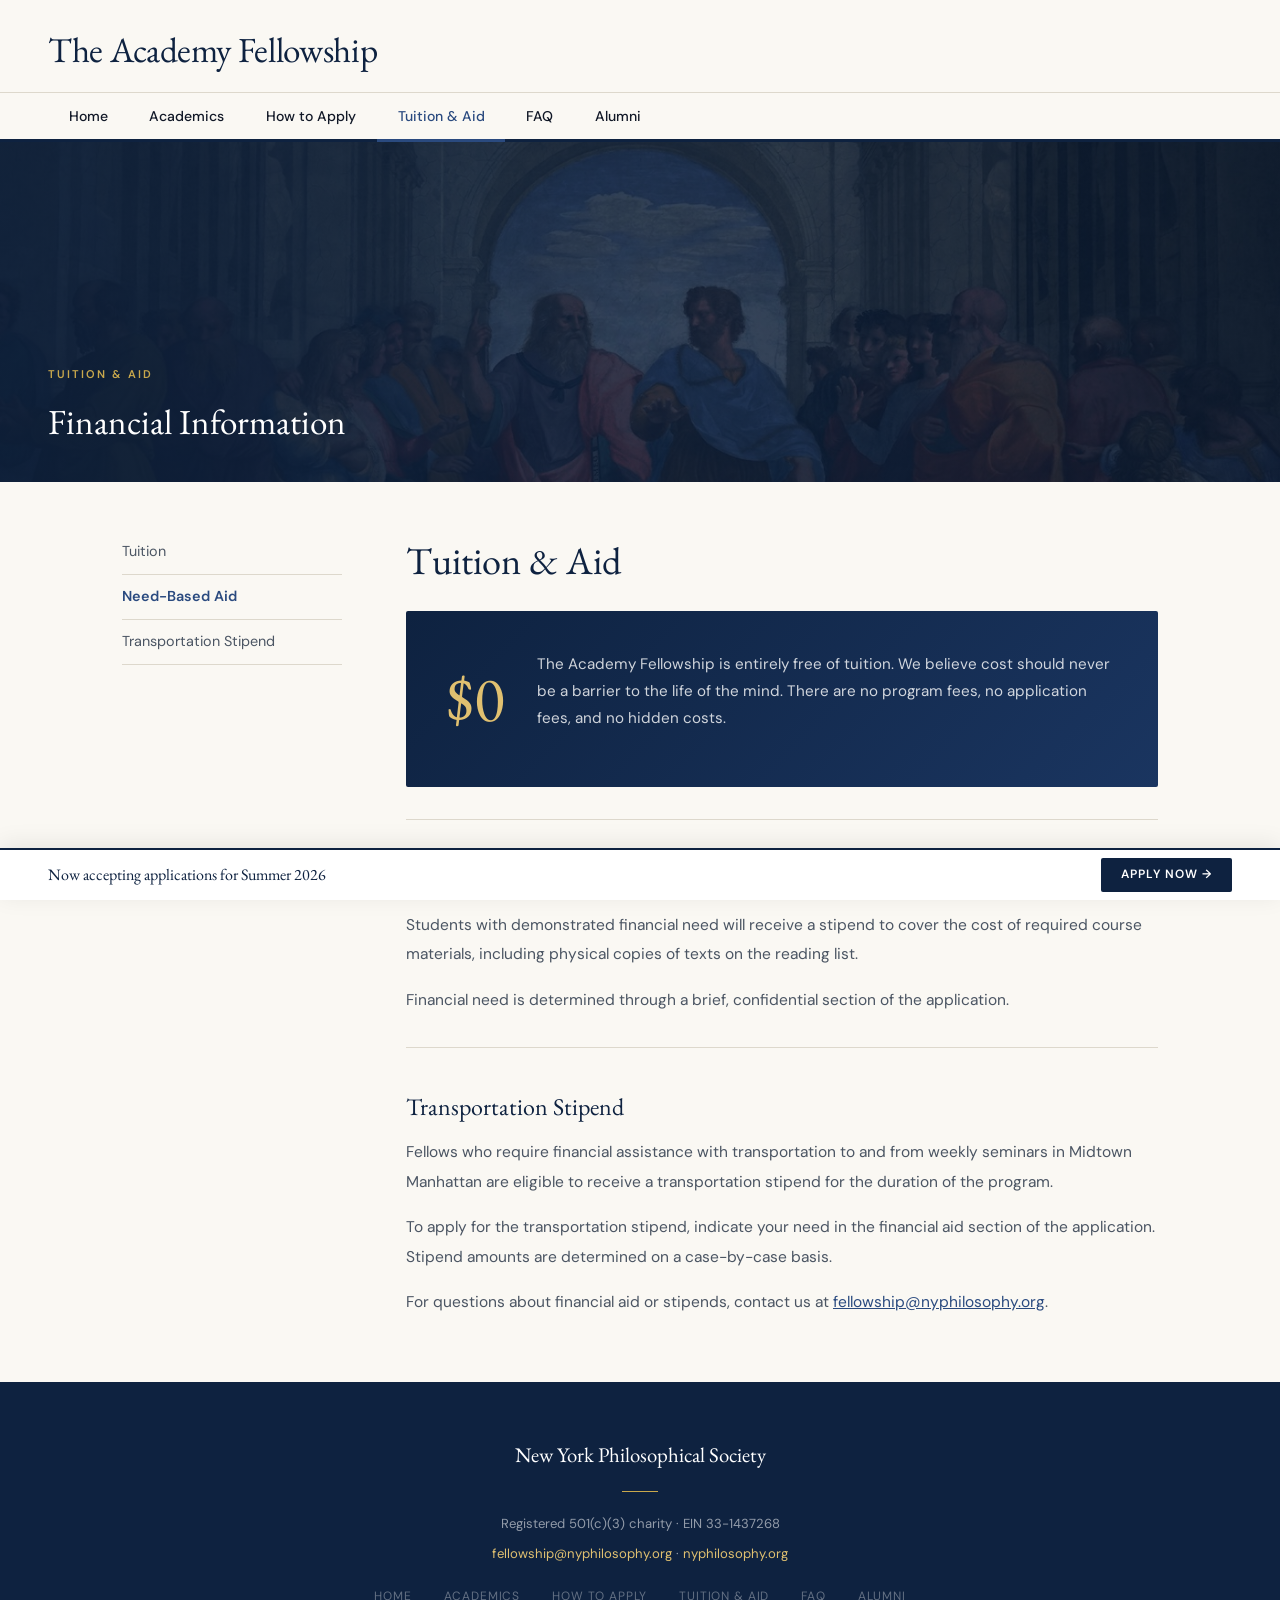
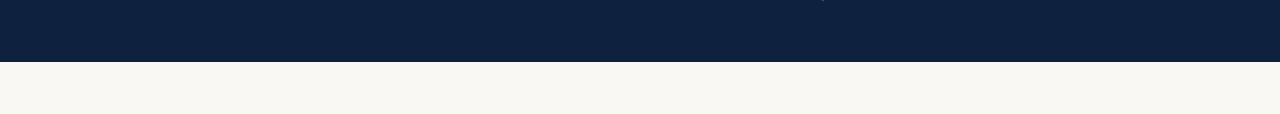
<file: tuition/index.html>
<!DOCTYPE html>
<html lang="en">
<head>
  <meta charset="UTF-8" />
  <meta name="viewport" content="width=device-width, initial-scale=1.0" />
  <link rel="icon" type="image/png" href="/favicon.png" />
  <title>Tuition &amp; Aid | The Academy Fellowship</title>
  <meta name="description" content="The Academy Fellowship is fully funded — no tuition, no fees. Learn about need-based financial aid and transportation stipends." />
  <meta name="robots" content="index, follow" />
  <link rel="canonical" href="https://fellowship.nyphilosophy.org/tuition/" />
  <meta property="og:title" content="Tuition &amp; Aid | The Academy Fellowship" />
  <meta property="og:description" content="The Academy Fellowship is fully funded — no tuition, no fees. Learn about need-based financial aid and transportation stipends." />
  <meta property="og:image" content="https://fellowship.nyphilosophy.org/schoolathens2.jpg" />
  <meta property="og:url" content="https://fellowship.nyphilosophy.org/tuition/" />
  <meta property="og:type" content="website" />
  <meta property="og:site_name" content="The Academy Fellowship" />
  <meta property="og:locale" content="en_US" />
  <meta name="twitter:card" content="summary_large_image" />
  <meta name="twitter:title" content="Tuition &amp; Aid | The Academy Fellowship" />
  <meta name="twitter:description" content="The Academy Fellowship is fully funded — no tuition, no fees. Need-based stipends available." />
  <meta name="twitter:image" content="https://fellowship.nyphilosophy.org/schoolathens2.jpg" />
  <script type="application/ld+json">
  {
    "@context": "https://schema.org",
    "@type": "BreadcrumbList",
    "itemListElement": [
      { "@type": "ListItem", "position": 1, "name": "Home", "item": "https://fellowship.nyphilosophy.org/" },
      { "@type": "ListItem", "position": 2, "name": "Tuition & Aid", "item": "https://fellowship.nyphilosophy.org/tuition/" }
    ]
  }
  </script>
  <link rel="preconnect" href="https://fonts.googleapis.com" />
  <link rel="preconnect" href="https://fonts.gstatic.com" crossorigin />
  <link href="https://fonts.googleapis.com/css2?family=EB+Garamond:ital,wght@0,400;0,500;0,600;1,400;1,500&family=Source+Serif+4:ital,wght@0,300;0,400;0,600;1,300;1,400&family=DM+Sans:wght@300;400;500;600&display=swap" rel="stylesheet" />
  <link rel="stylesheet" href="../styles.css" />
</head>
<body>

<header class="site-header">
  <div class="header-top">
    <a href="/" class="site-title">The Academy Fellowship</a>
  </div>
  <nav class="primary-nav">
    <ul>
      <li id="nav-home">
        <a href="/">Home</a>
      </li>
      <li id="nav-academics">
        <a href="/academics/">Academics</a>
      </li>
      <li id="nav-apply">
        <a href="/how-to-apply/">How to Apply</a>
      </li>
      <li id="nav-tuition" class="active">
        <a href="/tuition/">Tuition &amp; Aid</a>
      </li>
      <li id="nav-faq"><a href="/faq/">FAQ</a></li>
      <li id="nav-alumni"><a href="/alumni/">Alumni</a></li>
    </ul>
  </nav>
</header>

<div class="page-hero">
  <div class="page-hero-content">
    <div style="font-family:var(--sans);font-size:0.7rem;font-weight:600;letter-spacing:0.18em;text-transform:uppercase;color:var(--gold);margin-bottom:0.6rem;">Tuition &amp; Aid</div>
    <div style="font-family:var(--serif);font-size:2.2rem;color:#fff;font-weight:400;">Financial Information</div>
  </div>
</div>

<div class="inner-layout">
  <nav class="sidebar-nav">
    <a href="#sec-tuition">Tuition</a>
    <a href="#sec-aid">Need-Based Aid</a>
    <a href="#sec-stipend">Transportation Stipend</a>
  </nav>
  <div class="content-body">
    <div id="sec-tuition">
      <h1>Tuition &amp; Aid</h1>
      <div class="aid-highlight">
        <div class="big-text">$0</div>
        <p>The Academy Fellowship is entirely free of tuition. We believe cost should never be a barrier to the life of the mind. There are no program fees, no application fees, and no hidden costs.</p>
      </div>
      <hr />
    </div>
    <div id="sec-aid">
      <h2>Need-Based Financial Aid</h2>
      <p>Students with demonstrated financial need will receive a stipend to cover the cost of required course materials, including physical copies of texts on the reading list.</p>
      <p>Financial need is determined through a brief, confidential section of the application.</p>
      <hr />
    </div>
    <div id="sec-stipend">
      <h2>Transportation Stipend</h2>
      <p>Fellows who require financial assistance with transportation to and from weekly seminars in Midtown Manhattan are eligible to receive a transportation stipend for the duration of the program.</p>
      <p>To apply for the transportation stipend, indicate your need in the financial aid section of the application. Stipend amounts are determined on a case-by-case basis.</p>
      <p>For questions about financial aid or stipends, contact us at <a href="mailto:fellowship@nyphilosophy.org" style="color:var(--navy-lt);text-decoration:underline;">fellowship@nyphilosophy.org</a>.</p>
    </div>
  </div>
</div>

<div class="sticky-apply-bar">
  <div class="bar-label">Now accepting applications for Summer 2026</div>
  <a href="/summer-2026/" class="bar-cta">Apply Now →</a>
</div>

<footer>
  <a href="https://www.nyphilosophy.org" class="footer-title">New York <span>Philosophical Society</span></a>
  <div class="footer-sep"></div>
  <p>Registered 501(c)(3) charity · EIN 33-1437268</p>
  <p style="margin-top:0.3rem;"><a href="mailto:fellowship@nyphilosophy.org">fellowship@nyphilosophy.org</a> · <a href="https://www.nyphilosophy.org">nyphilosophy.org</a></p>
  <div class="footer-links">
    <a href="/">Home</a>
    <a href="/academics/">Academics</a>
    <a href="/how-to-apply/">How to Apply</a>
    <a href="/tuition/">Tuition &amp; Aid</a>
    <a href="/faq/">FAQ</a>
    <a href="/alumni/">Alumni</a>
  </div>
</footer>

<script>
(function() {
  const links = document.querySelectorAll('.sidebar-nav a');
  const sections = document.querySelectorAll('.content-body > div[id]');
  if (!links.length || !sections.length) return;
  links.forEach(a => {
    a.addEventListener('click', function(e) {
      e.preventDefault();
      const target = document.getElementById(this.getAttribute('href').slice(1));
      if (target) target.scrollIntoView({ behavior: 'smooth' });
    });
  });
  const obs = new IntersectionObserver(entries => {
    entries.forEach(e => {
      if (e.isIntersecting) links.forEach(a => a.classList.toggle('active', a.getAttribute('href') === '#' + e.target.id));
    });
  }, { rootMargin: '-10% 0px -75% 0px' });
  sections.forEach(s => obs.observe(s));
})();
</script>
</body>
</html>
</file>
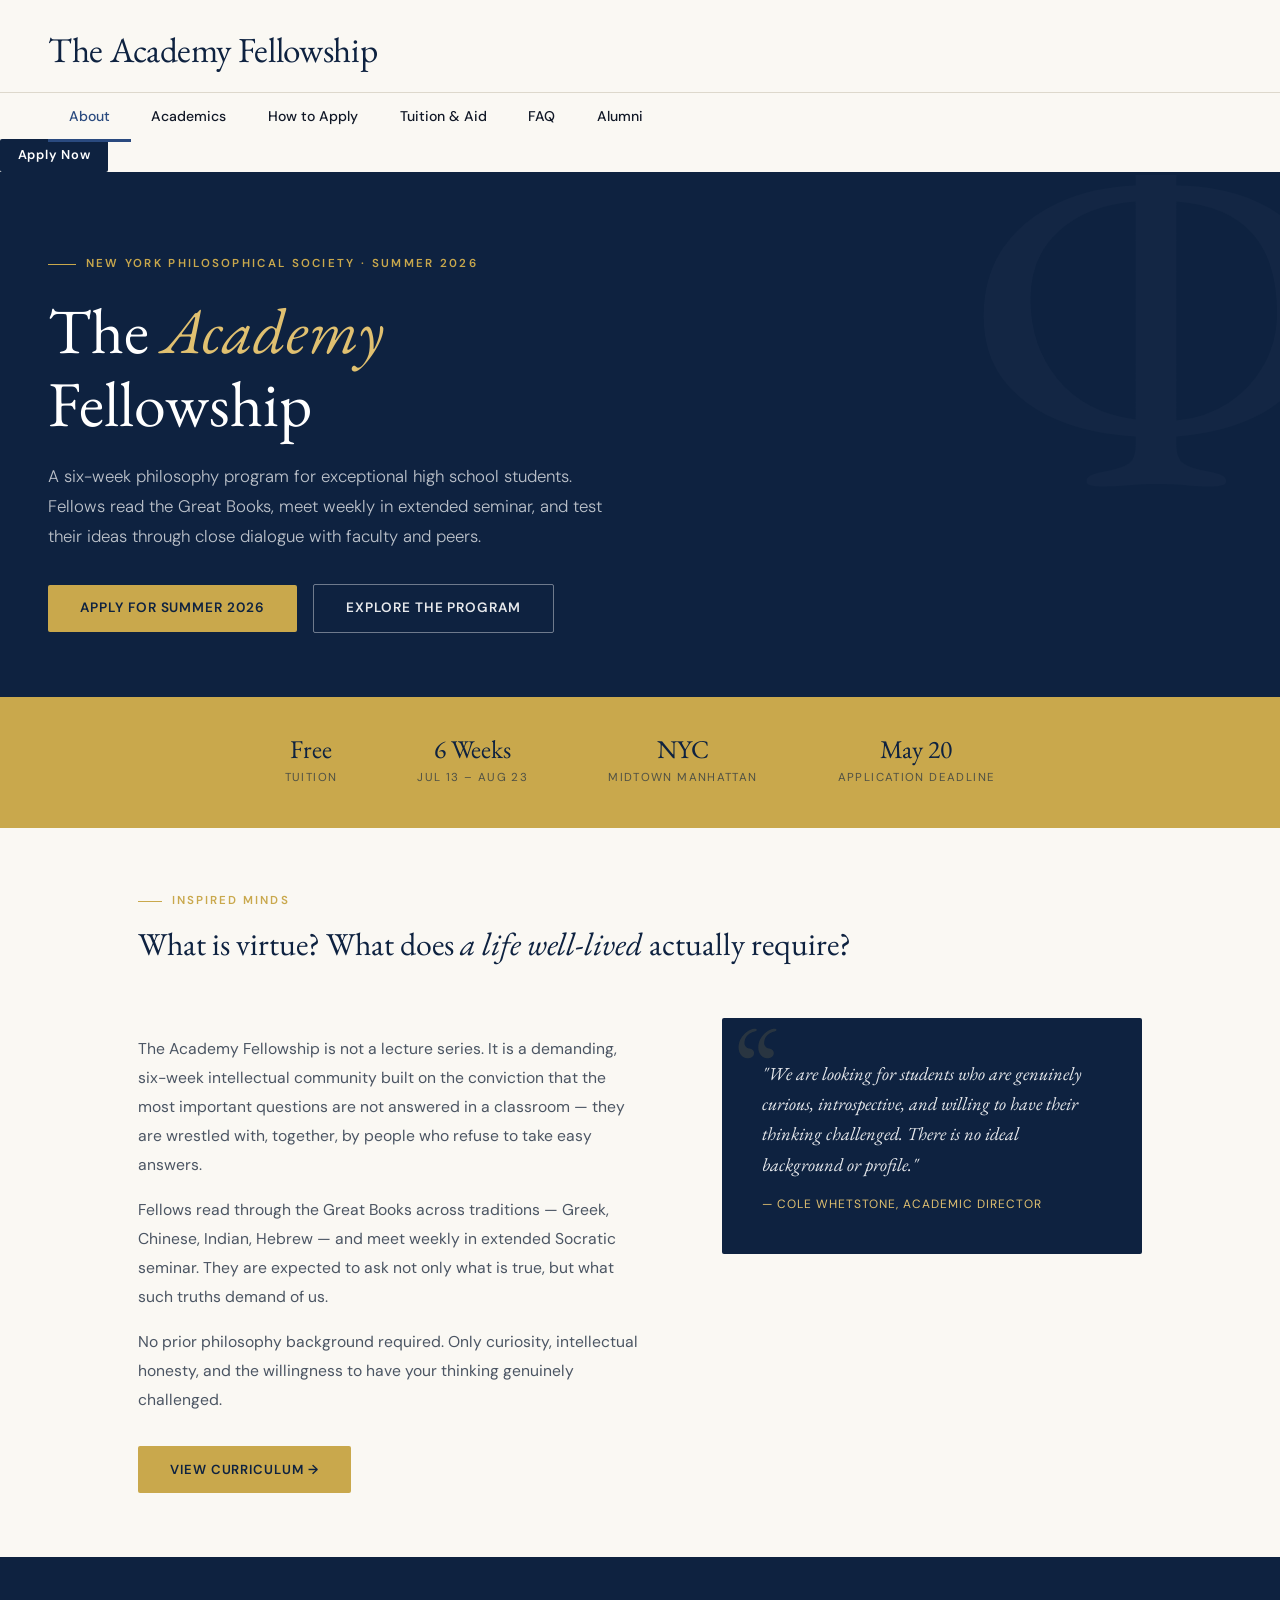
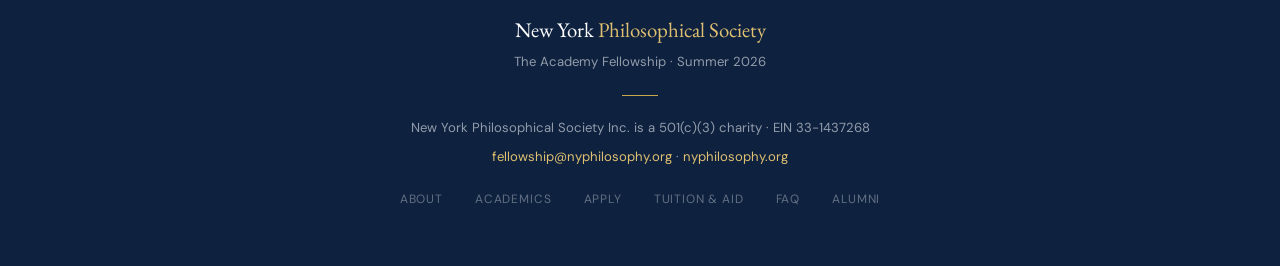
<file: nyps-academy-fellowship.html>
<!DOCTYPE html>
<html lang="en">
<head>
  <meta charset="UTF-8" />
  <meta name="viewport" content="width=device-width, initial-scale=1.0" />
  <title>The Academy Fellowship | New York Philosophical Society</title>
  <link rel="preconnect" href="https://fonts.googleapis.com" />
  <link rel="preconnect" href="https://fonts.gstatic.com" crossorigin />
  <link href="https://fonts.googleapis.com/css2?family=EB+Garamond:ital,wght@0,400;0,500;0,600;1,400;1,500&family=Source+Serif+4:ital,wght@0,300;0,400;0,600;1,300;1,400&family=DM+Sans:wght@300;400;500;600&display=swap" rel="stylesheet" />

  <style>
    *, *::before, *::after { box-sizing: border-box; margin: 0; padding: 0; }

    :root {
      --navy:      #0e2240;
      --navy-mid:  #1a3560;
      --navy-lt:   #2a4a7f;
      --gold:      #c9a84c;
      --gold-lt:   #e0c070;
      --cream:     #faf8f3;
      --warm:      #f3f0e8;
      --ink:       #111827;
      --slate:     #4b5563;
      --muted:     #9ca3af;
      --border:    #ddd8cc;
      --serif:     'EB Garamond', Georgia, serif;
      --serif2:    'Source Serif 4', Georgia, serif;
      --sans:      'DM Sans', system-ui, sans-serif;
    }

    html { scroll-behavior: smooth; font-size: 16px; }
    body { font-family: var(--sans); background: var(--cream); color: var(--ink); line-height: 1.6; overflow-x: hidden; }

    a { color: inherit; text-decoration: none; }
    img { max-width: 100%; display: block; }

    .page { display: none; }
    .page.active { display: block; }

    .site-header { background: var(--cream); border-bottom: 3px solid var(--navy); }
    .header-top { padding: 1.4rem 3rem 0.8rem; display: flex; align-items: flex-end; gap: 1rem; }
    .site-title { font-family: var(--serif); font-size: 2.2rem; font-weight: 400; color: var(--navy); letter-spacing: -0.01em; cursor: pointer; }
    .site-title:hover { color: var(--navy-lt); }

    .primary-nav { background: var(--cream); border-top: 1px solid var(--border); }
    .primary-nav ul { display: flex; list-style: none; padding: 0 3rem; gap: 0; }
    .primary-nav > ul > li { position: relative; }
    .primary-nav > ul > li > a,
    .primary-nav > ul > li > span {
      display: block; padding: 0.75rem 1.3rem; font-family: var(--sans); font-size: 0.88rem; font-weight: 500;
      color: var(--ink); cursor: pointer; transition: color 0.15s; border-bottom: 3px solid transparent; margin-bottom: -3px;
    }
    .primary-nav > ul > li > a:hover,
    .primary-nav > ul > li > span:hover,
    .primary-nav > ul > li.active > a,
    .primary-nav > ul > li.active > span { color: var(--navy-lt); border-bottom-color: var(--navy-lt); }

    .dropdown {
      display: none; position: absolute; top: 100%; left: 0; z-index: 200;
      background: var(--navy); min-width: 200px; padding: 1.5rem 0;
      box-shadow: 0 8px 30px rgba(0,0,0,0.2);
    }
    .primary-nav > ul > li:hover .dropdown { display: block; }
    .dropdown a {
      display: block; padding: 0.55rem 1.5rem; font-family: var(--sans); font-size: 0.85rem;
      color: rgba(255,255,255,0.8); border-bottom: 1px solid rgba(255,255,255,0.07);
      transition: color 0.15s, background 0.15s; cursor: pointer;
    }
    .dropdown a:hover { color: var(--gold-lt); background: rgba(255,255,255,0.05); }

    .nav-apply-btn { margin-left: auto; display: flex; align-items: center; padding: 0 3rem 0 0; }
    .nav-apply-btn a {
      background: var(--navy); color: #fff !important; padding: 0.4rem 1.1rem;
      font-size: 0.8rem; font-weight: 600; letter-spacing: 0.06em; border-radius: 2px; transition: background 0.2s; cursor: pointer;
    }
    .nav-apply-btn a:hover { background: var(--navy-lt); }

    .inner-layout { display: grid; grid-template-columns: 220px 1fr; max-width: 1100px; margin: 0 auto; padding: 3rem 2rem; gap: 4rem; align-items: start; }
    .sidebar-nav { position: sticky; top: 20px; }
    .sidebar-nav a { display: block; font-family: var(--sans); font-size: 0.9rem; color: var(--slate); padding: 0.65rem 0; border-bottom: 1px solid var(--border); cursor: pointer; transition: color 0.15s; }
    .sidebar-nav a:hover { color: var(--navy); }
    .sidebar-nav a.active { color: var(--navy-lt); font-weight: 600; }

    .page-hero { width: 100%; height: 340px; background: var(--navy-mid); position: relative; overflow: hidden; display: flex; align-items: flex-end; }
    .page-hero-placeholder {
      position: absolute; inset: 0;
      background: linear-gradient(135deg, var(--navy) 0%, var(--navy-mid) 60%, #1e3a5f 100%);
    }
    .page-hero-placeholder::after {
      content: ''; position: absolute; inset: 0;
      background-image: repeating-linear-gradient(45deg, rgba(201,168,76,0.04) 0px, rgba(201,168,76,0.04) 1px, transparent 1px, transparent 40px);
    }
    .page-hero-content { position: relative; z-index: 2; padding: 2rem 3rem; }

    #home .home-hero { background: var(--navy); padding: 5rem 3rem 4rem; position: relative; overflow: hidden; }
    #home .home-hero::before { content: 'Φ'; font-family: var(--serif); font-size: 40vw; color: rgba(255,255,255,0.02); position: absolute; right: -5vw; top: -10vw; line-height: 1; pointer-events: none; }
    #home .home-hero-inner { max-width: 800px; position: relative; z-index: 1; }
    #home .eyebrow { font-family: var(--sans); font-size: 0.72rem; font-weight: 600; letter-spacing: 0.2em; text-transform: uppercase; color: var(--gold); margin-bottom: 1.25rem; display: flex; align-items: center; gap: 0.6rem; }
    #home .eyebrow::before { content: ''; width: 28px; height: 1px; background: var(--gold); }
    #home h1 { font-family: var(--serif); font-size: clamp(2.6rem, 5vw, 4rem); font-weight: 400; color: #fff; line-height: 1.15; margin-bottom: 1.25rem; }
    #home h1 em { font-style: italic; color: var(--gold-lt); }
    #home .home-hero p { font-size: 1.05rem; color: rgba(255,255,255,0.72); max-width: 580px; line-height: 1.8; font-weight: 300; margin-bottom: 2rem; }

    .btn { display: inline-block; padding: 0.8rem 2rem; font-family: var(--sans); font-size: 0.85rem; font-weight: 600; letter-spacing: 0.07em; text-transform: uppercase; border-radius: 2px; cursor: pointer; transition: all 0.2s; }
    .btn-gold { background: var(--gold); color: var(--navy); }
    .btn-gold:hover { background: var(--gold-lt); }
    .btn-outline-white { border: 1px solid rgba(255,255,255,0.4); color: rgba(255,255,255,0.9); margin-left: 0.75rem; }
    .btn-outline-white:hover { border-color: var(--gold); color: var(--gold-lt); }

    .home-info-strip { background: var(--gold); display: flex; justify-content: center; gap: 5rem; flex-wrap: wrap; padding: 2.5rem 3rem; }
    .info-pill { text-align: center; }
    .info-pill .val { font-family: var(--serif); font-size: 1.6rem; color: var(--navy); display: block; line-height: 1; }
    .info-pill .key { font-size: 0.72rem; letter-spacing: 0.12em; text-transform: uppercase; color: rgba(14,34,64,0.65); margin-top: 0.3rem; }

    .home-body { max-width: 1100px; margin: 0 auto; padding: 4rem 3rem; }
    .home-grid { display: grid; grid-template-columns: 1.2fr 1fr; gap: 5rem; align-items: start; margin-top: 3rem; }
    .home-body h2 { font-family: var(--serif); font-size: 2rem; font-weight: 400; color: var(--navy); }
    .home-body h2 em { font-style: italic; }
    .home-body p { color: var(--slate); font-size: 0.98rem; line-height: 1.85; margin-top: 1rem; }

    .pull-quote { background: var(--navy); padding: 2.5rem; border-radius: 2px; position: relative; overflow: hidden; }
    .pull-quote::before { content: '\201C'; font-family: var(--serif); font-size: 7rem; color: rgba(201,168,76,0.15); position: absolute; top: -0.5rem; left: 0.75rem; line-height: 1; }
    .pull-quote blockquote { font-family: var(--serif); font-size: 1.15rem; font-style: italic; color: rgba(255,255,255,0.9); line-height: 1.65; position: relative; z-index: 1; }
    .pull-quote cite { display: block; margin-top: 1rem; font-family: var(--sans); font-size: 0.75rem; font-style: normal; color: var(--gold-lt); letter-spacing: 0.08em; text-transform: uppercase; }

    .content-body { max-width: 760px; }
    .content-body h1 { font-family: var(--serif); font-size: 2.4rem; font-weight: 400; color: var(--navy); margin-bottom: 1.25rem; }
    .content-body h2 { font-family: var(--serif); font-size: 1.5rem; font-weight: 400; color: var(--navy); margin: 2.5rem 0 0.75rem; }
    .content-body p { color: var(--slate); font-size: 0.97rem; line-height: 1.9; margin-bottom: 1rem; }
    .content-body hr { border: none; border-top: 1px solid var(--border); margin: 2rem 0; }

    .faculty-grid { display: grid; grid-template-columns: 1fr 1fr; gap: 2rem; margin-top: 1.5rem; }
    .faculty-card { background: var(--warm); padding: 2rem; border-radius: 2px; border-left: 3px solid var(--gold); }
    .faculty-card .fc-name { font-family: var(--serif); font-size: 1.15rem; font-weight: 600; color: var(--navy); }
    .faculty-card .fc-role { font-size: 0.78rem; letter-spacing: 0.08em; text-transform: uppercase; color: var(--gold); margin: 0.2rem 0 0.75rem; }
    .faculty-card p { font-size: 0.88rem; color: var(--slate); line-height: 1.75; }

    .reading-list { list-style: none; margin-top: 1rem; }
    .reading-list li { padding: 0.75rem 0; border-bottom: 1px solid var(--border); font-family: var(--serif); font-size: 1rem; color: var(--ink); display: flex; gap: 1rem; align-items: baseline; }
    .reading-list li::before { content: '—'; color: var(--gold); flex-shrink: 0; }
    .reading-list .author { font-size: 0.82rem; color: var(--muted); margin-top: 0.15rem; display: block; }

    .deadline-table { width: 100%; border-collapse: collapse; margin-top: 1.5rem; }
    .deadline-table th { font-family: var(--sans); font-size: 0.78rem; font-weight: 600; letter-spacing: 0.1em; text-transform: uppercase; background: var(--navy); color: rgba(255,255,255,0.85); padding: 0.75rem 1rem; text-align: left; }
    .deadline-table td { padding: 0.85rem 1rem; font-size: 0.93rem; color: var(--slate); border-bottom: 1px solid var(--border); }
    .deadline-table tr:last-child td { border-bottom: none; }
    .deadline-table td strong { color: var(--ink); }

    .req-table { width: 100%; border-collapse: collapse; margin-top: 1.5rem; }
    .req-table td { padding: 1rem; font-size: 0.93rem; border-bottom: 1px solid var(--border); vertical-align: top; }
    .req-table td:first-child { font-weight: 600; color: var(--navy); width: 160px; white-space: nowrap; }
    .req-table td:last-child { color: var(--slate); line-height: 1.75; }

    .apply-cta-box { background: var(--navy); color: #fff; padding: 2.5rem 2rem; border-radius: 2px; margin-top: 2.5rem; }
    .apply-cta-box h3 { font-family: var(--serif); font-size: 1.5rem; color: var(--gold-lt); margin-bottom: 0.5rem; }
    .apply-cta-box p { font-size: 0.9rem; color: rgba(255,255,255,0.7); line-height: 1.8; margin-bottom: 1.5rem; }

    .aid-highlight { background: linear-gradient(135deg, var(--navy), var(--navy-mid)); color: #fff; padding: 2.5rem; border-radius: 2px; margin-bottom: 2rem; display: flex; align-items: center; gap: 2rem; }
    .aid-highlight .big-text { font-family: var(--serif); font-size: 4rem; color: var(--gold-lt); line-height: 1; flex-shrink: 0; }
    .aid-highlight p { font-size: 0.95rem; color: rgba(255,255,255,0.8); line-height: 1.75; }

    .accordion-item { border-bottom: 1px solid var(--border); }
    .accordion-q { font-family: var(--serif); font-size: 1.05rem; color: var(--navy); padding: 1.1rem 0; cursor: pointer; display: flex; justify-content: space-between; align-items: center; user-select: none; }
    .accordion-q .icon { font-size: 1.2rem; color: var(--gold); transition: transform 0.25s; }
    .accordion-q.open .icon { transform: rotate(45deg); }
    .accordion-a { display: none; padding: 0 0 1.25rem; font-size: 0.93rem; color: var(--slate); line-height: 1.85; }
    .accordion-a.open { display: block; }

    footer { background: var(--navy); color: rgba(255,255,255,0.55); padding: 3.5rem 3rem; text-align: center; }
    .footer-title { font-family: var(--serif); font-size: 1.3rem; color: #fff; margin-bottom: 0.25rem; }
    .footer-title span { color: var(--gold-lt); }
    footer p { font-size: 0.82rem; line-height: 1.9; }
    footer a { color: var(--gold-lt); }
    .footer-sep { width: 36px; height: 1px; background: var(--gold); margin: 1.25rem auto; }
    .footer-links { display: flex; justify-content: center; gap: 2rem; flex-wrap: wrap; margin-top: 1.25rem; }
    .footer-links a { font-size: 0.75rem; letter-spacing: 0.07em; text-transform: uppercase; color: rgba(255,255,255,0.35); cursor: pointer; transition: color 0.2s; }
    .footer-links a:hover { color: var(--gold-lt); }

    @media (max-width: 800px) {
      .header-top { padding: 1rem 1.25rem 0.75rem; }
      .primary-nav ul { padding: 0 1rem; }
      .inner-layout { grid-template-columns: 1fr; padding: 2rem 1.25rem; gap: 2rem; }
      .sidebar-nav { position: static; display: flex; gap: 1rem; flex-wrap: wrap; border-bottom: 1px solid var(--border); padding-bottom: 1rem; }
      .sidebar-nav a { border: none; padding: 0.3rem 0; }
      .home-grid { grid-template-columns: 1fr; gap: 2rem; }
      .faculty-grid { grid-template-columns: 1fr; }
      #home .home-hero { padding: 3.5rem 1.25rem 3rem; }
      .home-body { padding: 3rem 1.25rem; }
      .home-info-strip { gap: 2rem; padding: 2rem 1.5rem; }
      .page-hero { height: 220px; }
    }
  </style>
</head>
<body>

<header class="site-header">
  <div class="header-top">
    <div class="site-title" onclick="showPage('home')">The Academy Fellowship</div>
  </div>
  <nav class="primary-nav">
    <ul>
      <li id="nav-about" class="active">
        <span onclick="showPage('about')">About</span>
        <div class="dropdown">
          <a onclick="showPage('about')">About the Fellowship</a>
          <a onclick="showPage('about')">Vision &amp; Mission</a>
          <a onclick="showPage('about')">Our Team</a>
          <a onclick="showPage('about')">Contact</a>
        </div>
      </li>
      <li id="nav-academics">
        <span onclick="showPage('academics')">Academics</span>
        <div class="dropdown">
          <a onclick="showPage('academics')">Our Program</a>
          <a onclick="showPage('academics')">Core Curriculum</a>
          <a onclick="showPage('academics')">Seminar Structure</a>
        </div>
      </li>
      <li id="nav-apply">
        <span onclick="showPage('apply')">How to Apply</span>
        <div class="dropdown">
          <a onclick="showPage('apply')">How to Apply</a>
          <a onclick="showPage('apply')">Deadlines</a>
          <a onclick="showPage('apply')">Eligibility</a>
          <a onclick="showPage('apply')">Required Components</a>
          <a onclick="showPage('apply')">Admissions Questions</a>
        </div>
      </li>
      <li id="nav-tuition">
        <span onclick="showPage('tuition')">Tuition &amp; Aid</span>
        <div class="dropdown">
          <a onclick="showPage('tuition')">Tuition</a>
          <a onclick="showPage('tuition')">Need-Based Financial Aid</a>
          <a onclick="showPage('tuition')">Transportation Stipend</a>
        </div>
      </li>
      <li id="nav-faq"><span onclick="showPage('faq')">FAQ</span></li>
      <li id="nav-alumni"><span onclick="showPage('alumni')">Alumni</span></li>
    </ul>
    <div class="nav-apply-btn"><a onclick="showPage('apply')">Apply Now</a></div>
  </nav>
</header>

<!-- HOME -->
<div id="home" class="page active">
  <div class="home-hero">
    <div class="home-hero-inner">
      <div class="eyebrow">New York Philosophical Society · Summer 2026</div>
      <h1>The <em>Academy</em><br>Fellowship</h1>
      <p>A six-week philosophy program for exceptional high school students. Fellows read the Great Books, meet weekly in extended seminar, and test their ideas through close dialogue with faculty and peers.</p>
      <span class="btn btn-gold" onclick="showPage('apply')">Apply for Summer 2026</span>
      <span class="btn btn-outline-white" onclick="showPage('academics')">Explore the Program</span>
    </div>
  </div>
  <div class="home-info-strip">
    <div class="info-pill"><span class="val">Free</span><span class="key">Tuition</span></div>
    <div class="info-pill"><span class="val">6 Weeks</span><span class="key">Jul 13 – Aug 23</span></div>
    <div class="info-pill"><span class="val">NYC</span><span class="key">Midtown Manhattan</span></div>
    <div class="info-pill"><span class="val">May 20</span><span class="key">Application Deadline</span></div>
  </div>
  <div class="home-body">
    <div style="margin-bottom:0.5rem;font-family:var(--sans);font-size:0.72rem;font-weight:600;letter-spacing:0.18em;text-transform:uppercase;color:var(--gold);display:flex;align-items:center;gap:0.6rem;">
      <span style="width:24px;height:1px;background:var(--gold);display:inline-block;"></span>Inspired Minds
    </div>
    <h2>What is virtue? What does <em>a life well-lived</em> actually require?</h2>
    <div class="home-grid">
      <div>
        <p>The Academy Fellowship is not a lecture series. It is a demanding, six-week intellectual community built on the conviction that the most important questions are not answered in a classroom — they are wrestled with, together, by people who refuse to take easy answers.</p>
        <p>Fellows read through the Great Books across traditions — Greek, Chinese, Indian, Hebrew — and meet weekly in extended Socratic seminar. They are expected to ask not only what is true, but what such truths demand of us.</p>
        <p>No prior philosophy background required. Only curiosity, intellectual honesty, and the willingness to have your thinking genuinely challenged.</p>
        <div style="margin-top:2rem;">
          <span class="btn btn-gold" onclick="showPage('academics')" style="font-size:0.82rem;">View Curriculum →</span>
        </div>
      </div>
      <div class="pull-quote">
        <blockquote>"We are looking for students who are genuinely curious, introspective, and willing to have their thinking challenged. There is no ideal background or profile."</blockquote>
        <cite>— Cole Whetstone, Academic Director</cite>
      </div>
    </div>
  </div>
</div>

<!-- ABOUT -->
<div id="about" class="page">
  <div class="page-hero">
    <div class="page-hero-placeholder"></div>
    <div class="page-hero-content">
      <div style="font-family:var(--sans);font-size:0.7rem;font-weight:600;letter-spacing:0.18em;text-transform:uppercase;color:var(--gold);margin-bottom:0.6rem;">About</div>
      <div style="font-family:var(--serif);font-size:2.2rem;color:#fff;font-weight:400;">The Academy Fellowship</div>
    </div>
  </div>
  <div class="inner-layout">
    <nav class="sidebar-nav">
      <a class="active" onclick="scrollToId('sec-about')">About the Fellowship</a>
      <a onclick="scrollToId('sec-mission')">Vision &amp; Mission</a>
      <a onclick="scrollToId('sec-team')">Our Team</a>
      <a onclick="scrollToId('sec-contact')">Contact</a>
    </nav>
    <div class="content-body">
      <div id="sec-about">
        <h1>About the Fellowship</h1>
        <p>The Academy Fellowship is a six-week philosophy program for exceptional high school students run by the New York Philosophical Society. Fellows read through the Great Books, meet weekly in extended seminar, and test their ideas through close dialogue with faculty and peers.</p>
        <p>The program takes place in Midtown Manhattan from July 13 through August 23, 2026. Fellows meet one to two times per week in person for extended seminar and are expected to complete 10–15 hours of independent reading to prepare for each session.</p>
        <p>The program is entirely free of charge. Students with financial need receive a stipend to cover materials and transportation.</p>
        <hr />
      </div>
      <div id="sec-mission">
        <h2>Vision &amp; Mission</h2>
        <p>We believe philosophy is not a subject. It is a practice — the oldest and most urgent one we have. Our mission is to recover that practice in the life of young New Yorkers, and to build a community where the examined life is not an aspiration but a living reality.</p>
        <p>The New York Philosophical Society was founded on the conviction that meaning and human connection can be restored through the shared pursuit of wisdom. The Academy Fellowship is the most intensive expression of that conviction.</p>
        <hr />
      </div>
      <div id="sec-team">
        <h2>Our Team</h2>
        <div class="faculty-grid">
          <div class="faculty-card">
            <div class="fc-name">Cole Whetstone</div>
            <div class="fc-role">Academic Director &amp; Lead Faculty</div>
            <p>After studying Classics at Harvard University, Cole received a full scholarship to study Ancient Philosophy at the University of Oxford, where he taught Ancient Greek for two years. His research in the philosophy of medicine has been published in academic journals. Cole co-founded NYPS and speaks nine languages.</p>
          </div>
          <div class="faculty-card">
            <div class="fc-name">Harrison Orlando</div>
            <div class="fc-role">Head of Admissions</div>
            <p>Harrison studied Mathematics and Philosophy at the University of Chicago before beginning his career at Bridgewater Associates. Harrison leads the admissions and interview process for the Fellowship.</p>
          </div>
        </div>
        <hr />
      </div>
      <div id="sec-contact">
        <h2>Contact</h2>
        <p>For questions about the Academy Fellowship, please reach out to us at <a href="mailto:fellowship@nyphilosophy.org" style="color:var(--navy-lt);text-decoration:underline;">fellowship@nyphilosophy.org</a>.</p>
        <p>The New York Philosophical Society is located in New York City. The Academy Fellowship holds seminars in Midtown Manhattan.</p>
      </div>
    </div>
  </div>
</div>

<!-- ACADEMICS -->
<div id="academics" class="page">
  <div class="page-hero">
    <div class="page-hero-placeholder"></div>
    <div class="page-hero-content">
      <div style="font-family:var(--sans);font-size:0.7rem;font-weight:600;letter-spacing:0.18em;text-transform:uppercase;color:var(--gold);margin-bottom:0.6rem;">Academics</div>
      <div style="font-family:var(--serif);font-size:2.2rem;color:#fff;font-weight:400;">Core Curriculum</div>
    </div>
  </div>
  <div class="inner-layout">
    <nav class="sidebar-nav">
      <a class="active" onclick="scrollToId('sec-program')">Our Program</a>
      <a onclick="scrollToId('sec-curriculum')">Core Reading</a>
      <a onclick="scrollToId('sec-seminar')">Seminar Structure</a>
    </nav>
    <div class="content-body">
      <div id="sec-program">
        <h1>Our Program</h1>
        <p>The Academy Fellowship emphasizes an open, rigorous, and collaborative approach to learning. The program is designed around the Socratic method: close reading, sustained dialogue, and the willingness to follow an argument wherever it leads.</p>
        <p>Unlike most academic enrichment programs, the Fellowship assigns no grades and offers no college credit. Fellows are trusted to set their own limits and to pursue understanding for its own sake.</p>
        <p>Each week, fellows complete substantial reading from the core curriculum independently, then gather for an extended seminar of two to three hours. Sessions are led by faculty but shaped by fellows — the best conversations arise from genuine disagreement.</p>
        <hr />
      </div>
      <div id="sec-curriculum">
        <h2>Core Reading</h2>
        <p>The curriculum spans the great philosophical traditions of the ancient world. Fellows read primary texts in their entirety — not excerpts or summaries.</p>
        <ul class="reading-list">
          <li><span>The Proverbs of Solomon<span class="author">Hebrew Wisdom Literature</span></span></li>
          <li><span>Ecclesiastes<span class="author">Hebrew Wisdom Literature</span></span></li>
          <li><span>The Book of Job<span class="author">Hebrew Wisdom Literature</span></span></li>
          <li><span>The Analects<span class="author">Confucius</span></span></li>
          <li><span>Dao De Jing<span class="author">Laozi</span></span></li>
          <li><span>The Dhammapada<span class="author">Buddhist Canon</span></span></li>
          <li><span>The Bhagavad Gita<span class="author">Hindu Scripture</span></span></li>
          <li><span>Republic, Book I<span class="author">Plato</span></span></li>
          <li><span>Nicomachean Ethics<span class="author">Aristotle</span></span></li>
        </ul>
        <hr />
      </div>
      <div id="sec-seminar">
        <h2>Seminar Structure</h2>
        <p>Fellows meet one to two times per week in Midtown Manhattan for extended seminars of two to three hours. Between sessions, fellows are expected to complete 10–15 hours of independent reading.</p>
        <p>Seminars are small by design — never more than 15 fellows at a time — to ensure that every voice is heard and every idea genuinely tested. Faculty do not lecture; they ask questions.</p>
        <p>The program concludes with a Capstone Dialogue in which each fellow presents and defends an original philosophical position before the full cohort and faculty panel.</p>
      </div>
    </div>
  </div>
</div>

<!-- APPLY -->
<div id="apply" class="page">
  <div class="page-hero">
    <div class="page-hero-placeholder"></div>
    <div class="page-hero-content">
      <div style="font-family:var(--sans);font-size:0.7rem;font-weight:600;letter-spacing:0.18em;text-transform:uppercase;color:var(--gold);margin-bottom:0.6rem;">How to Apply</div>
      <div style="font-family:var(--serif);font-size:2.2rem;color:#fff;font-weight:400;">Apply for Summer 2026</div>
    </div>
  </div>
  <div class="inner-layout">
    <nav class="sidebar-nav">
      <a class="active" onclick="scrollToId('sec-how')">How to Apply</a>
      <a onclick="scrollToId('sec-deadlines')">Deadlines</a>
      <a onclick="scrollToId('sec-eligibility')">Eligibility</a>
      <a onclick="scrollToId('sec-components')">Required Components</a>
      <a onclick="scrollToId('sec-admissions-q')">Admissions Questions</a>
    </nav>
    <div class="content-body">
      <div id="sec-how">
        <h1>How to Apply</h1>
        <p>Applications for the Summer 2026 Academy Fellowship open March 15, 2026 and close May 20, 2026. The application consists of two short essays, an official transcript, and a brief interview conducted by members of our admissions committee.</p>
        <p>We use a holistic review process. Academic achievement matters, but we are equally interested in how you think and what you care about. There is no ideal background or profile.</p>
        <div class="apply-cta-box">
          <h3>Applications Open March 15, 2026</h3>
          <p>The application will be available at this link beginning March 15. Sign up below to be notified when it opens.</p>
          <a class="btn btn-gold" href="mailto:fellowship@nyphilosophy.org?subject=Notify me when applications open">Get Notified →</a>
        </div>
        <hr />
      </div>
      <div id="sec-deadlines">
        <h2>Deadlines</h2>
        <table class="deadline-table">
          <tr><th>Milestone</th><th>Date</th></tr>
          <tr><td><strong>Applications Open</strong></td><td>March 15, 2026</td></tr>
          <tr><td><strong>Application Deadline</strong></td><td>May 20, 2026</td></tr>
          <tr><td><strong>Interviews</strong></td><td>Late May – Early June 2026</td></tr>
          <tr><td><strong>Decisions Released</strong></td><td>June 10, 2026</td></tr>
          <tr><td><strong>Program Begins</strong></td><td>July 13, 2026</td></tr>
          <tr><td><strong>Program Ends</strong></td><td>August 23, 2026</td></tr>
        </table>
        <hr />
      </div>
      <div id="sec-eligibility">
        <h2>Eligibility</h2>
        <p>In order to apply to the Academy Fellowship, applicants must fulfill all of the following requirements:</p>
        <table class="req-table">
          <tr><td>Grade Level</td><td>Rising juniors, rising seniors, and incoming college freshmen</td></tr>
          <tr><td>Age</td><td>At least 16 years old by June 20, 2026 and may not turn 19 before July 31, 2026</td></tr>
          <tr><td>Location</td><td>Must be able to commute to Midtown Manhattan for weekly seminars</td></tr>
          <tr><td>Language</td><td>English fluency sufficient for extended Socratic seminar participation</td></tr>
          <tr><td>First-time</td><td>Priority given to first-time Academy Fellowship applicants</td></tr>
        </table>
        <hr />
      </div>
      <div id="sec-components">
        <h2>Required Components</h2>
        <p>All applicants must submit the following:</p>
        <ul class="reading-list">
          <li><span>Two short essays (prompts provided in application)</span></li>
          <li><span>Official high school transcript</span></li>
          <li><span>Brief interview with admissions committee (by invitation)</span></li>
        </ul>
        <p style="margin-top:1.25rem;font-size:0.88rem;color:var(--muted);">No letters of recommendation are required. No application fee.</p>
        <hr />
      </div>
      <div id="sec-admissions-q">
        <h2>Admissions Questions</h2>
        <p>For questions about the application process, eligibility, or financial aid, contact our Head of Admissions, Harrison Orlando, at <a href="mailto:fellowship@nyphilosophy.org" style="color:var(--navy-lt);text-decoration:underline;">fellowship@nyphilosophy.org</a>.</p>
      </div>
    </div>
  </div>
</div>

<!-- TUITION -->
<div id="tuition" class="page">
  <div class="page-hero">
    <div class="page-hero-placeholder"></div>
    <div class="page-hero-content">
      <div style="font-family:var(--sans);font-size:0.7rem;font-weight:600;letter-spacing:0.18em;text-transform:uppercase;color:var(--gold);margin-bottom:0.6rem;">Tuition &amp; Aid</div>
      <div style="font-family:var(--serif);font-size:2.2rem;color:#fff;font-weight:400;">Financial Information</div>
    </div>
  </div>
  <div class="inner-layout">
    <nav class="sidebar-nav">
      <a class="active" onclick="scrollToId('sec-tuition')">Tuition</a>
      <a onclick="scrollToId('sec-aid')">Need-Based Aid</a>
      <a onclick="scrollToId('sec-stipend')">Transportation Stipend</a>
    </nav>
    <div class="content-body">
      <div id="sec-tuition">
        <h1>Tuition &amp; Aid</h1>
        <div class="aid-highlight">
          <div class="big-text">$0</div>
          <p>The Academy Fellowship is entirely free of tuition. We believe cost should never be a barrier to the life of the mind. There are no program fees, no application fees, and no hidden costs.</p>
        </div>
        <hr />
      </div>
      <div id="sec-aid">
        <h2>Need-Based Financial Aid</h2>
        <p>Students with demonstrated financial need will receive a stipend to cover the cost of required course materials, including physical copies of texts on the reading list.</p>
        <p>Financial need is determined through a brief, confidential section of the application. There is no threshold — all applicants are encouraged to apply for aid if they have any financial need.</p>
        <hr />
      </div>
      <div id="sec-stipend">
        <h2>Transportation Stipend</h2>
        <p>Fellows who require financial assistance with transportation to and from weekly seminars in Midtown Manhattan are eligible to receive a transportation stipend for the duration of the program.</p>
        <p>To apply for the transportation stipend, indicate your need in the financial aid section of the application. Stipend amounts are determined on a case-by-case basis.</p>
        <p>For questions about financial aid or stipends, contact us at <a href="mailto:fellowship@nyphilosophy.org" style="color:var(--navy-lt);text-decoration:underline;">fellowship@nyphilosophy.org</a>.</p>
      </div>
    </div>
  </div>
</div>

<!-- FAQ -->
<div id="faq" class="page">
  <div class="page-hero">
    <div class="page-hero-placeholder"></div>
    <div class="page-hero-content">
      <div style="font-family:var(--sans);font-size:0.7rem;font-weight:600;letter-spacing:0.18em;text-transform:uppercase;color:var(--gold);margin-bottom:0.6rem;">FAQ</div>
      <div style="font-family:var(--serif);font-size:2.2rem;color:#fff;font-weight:400;">Frequently Asked Questions</div>
    </div>
  </div>
  <div class="inner-layout" style="grid-template-columns:1fr;max-width:760px;">
    <div class="content-body" style="max-width:100%;">
      <h1>Common Questions</h1>
      <div style="margin-top:2rem;">
        <div class="accordion-item">
          <div class="accordion-q" onclick="toggleAccordion(this)">What are you looking for in applicants?<span class="icon">+</span></div>
          <div class="accordion-a">We are looking for students who are genuinely curious, introspective, and willing to have their thinking challenged. Academic achievement matters, but we are equally interested in how you think and what you care about. There is no ideal background or profile.</div>
        </div>
        <div class="accordion-item">
          <div class="accordion-q" onclick="toggleAccordion(this)">Do I need prior philosophy experience?<span class="icon">+</span></div>
          <div class="accordion-a">No prior philosophy background is required or expected. Many of our strongest fellows have never taken a philosophy class. What matters is your willingness to read carefully and engage honestly.</div>
        </div>
        <div class="accordion-item">
          <div class="accordion-q" onclick="toggleAccordion(this)">How do I apply?<span class="icon">+</span></div>
          <div class="accordion-a">Applications open March 15, 2026 and close May 20, 2026. The application consists of two short essays, an official transcript, and a brief interview conducted by members of our admissions committee. There is no application fee.</div>
        </div>
        <div class="accordion-item">
          <div class="accordion-q" onclick="toggleAccordion(this)">Who is eligible?<span class="icon">+</span></div>
          <div class="accordion-a">The Academy Fellowship is open to rising juniors, rising seniors, and incoming college freshmen. Applicants must be at least 16 years old by June 20, 2026 and may not turn 19 before July 31, 2026.</div>
        </div>
        <div class="accordion-item">
          <div class="accordion-q" onclick="toggleAccordion(this)">What does it cost?<span class="icon">+</span></div>
          <div class="accordion-a">The program is entirely free of charge. Students with financial need will receive a stipend to cover materials and transportation.</div>
        </div>
        <div class="accordion-item">
          <div class="accordion-q" onclick="toggleAccordion(this)">How often do we meet in person?<span class="icon">+</span></div>
          <div class="accordion-a">Fellows meet 1–2 times per week in person for extended seminar in Midtown Manhattan and are expected to complete 10–15 hours of independent reading to prepare for each session.</div>
        </div>
        <div class="accordion-item">
          <div class="accordion-q" onclick="toggleAccordion(this)">Is the program residential?<span class="icon">+</span></div>
          <div class="accordion-a">The program is a day program. Fellows commute to Midtown Manhattan for weekly seminars. Transportation stipends are available for those with demonstrated financial need.</div>
        </div>
        <div class="accordion-item">
          <div class="accordion-q" onclick="toggleAccordion(this)">Are grades or college credit offered?<span class="icon">+</span></div>
          <div class="accordion-a">No grades are assigned and no college credit is offered. Fellows receive a certificate of completion from the New York Philosophical Society at the end of the program.</div>
        </div>
      </div>
    </div>
  </div>
</div>

<!-- ALUMNI -->
<div id="alumni" class="page">
  <div class="page-hero">
    <div class="page-hero-placeholder"></div>
    <div class="page-hero-content">
      <div style="font-family:var(--sans);font-size:0.7rem;font-weight:600;letter-spacing:0.18em;text-transform:uppercase;color:var(--gold);margin-bottom:0.6rem;">Alumni</div>
      <div style="font-family:var(--serif);font-size:2.2rem;color:#fff;font-weight:400;">Fellowship Alumni</div>
    </div>
  </div>
  <div class="inner-layout" style="grid-template-columns:1fr;max-width:760px;">
    <div class="content-body" style="max-width:100%;">
      <h1>Alumni</h1>
      <p>The Academy Fellowship is in its inaugural year in Summer 2026. Alumni resources and the alumni network will be built in the years that follow.</p>
      <p>If you are a past participant in NYPS programming and would like to be involved in the Fellowship as a mentor or guest speaker, please contact us at <a href="mailto:fellowship@nyphilosophy.org" style="color:var(--navy-lt);text-decoration:underline;">fellowship@nyphilosophy.org</a>.</p>
    </div>
  </div>
</div>

<!-- FOOTER -->
<footer>
  <div class="footer-title">New York <span>Philosophical Society</span></div>
  <p>The Academy Fellowship · Summer 2026</p>
  <div class="footer-sep"></div>
  <p>New York Philosophical Society Inc. is a 501(c)(3) charity · EIN 33-1437268</p>
  <p style="margin-top:0.3rem;"><a href="mailto:fellowship@nyphilosophy.org">fellowship@nyphilosophy.org</a> · <a href="https://www.nyphilosophy.org">nyphilosophy.org</a></p>
  <div class="footer-links">
    <a onclick="showPage('about')">About</a>
    <a onclick="showPage('academics')">Academics</a>
    <a onclick="showPage('apply')">Apply</a>
    <a onclick="showPage('tuition')">Tuition &amp; Aid</a>
    <a onclick="showPage('faq')">FAQ</a>
    <a onclick="showPage('alumni')">Alumni</a>
  </div>
</footer>

<script>
  function showPage(id) {
    document.querySelectorAll('.page').forEach(p => p.classList.remove('active'));
    document.getElementById(id).classList.add('active');
    document.querySelectorAll('.primary-nav > ul > li').forEach(li => li.classList.remove('active'));
    const navEl = document.getElementById('nav-' + id);
    if (navEl) navEl.classList.add('active');
    window.scrollTo({ top: 0, behavior: 'smooth' });
  }

  function scrollToId(id) {
    const el = document.getElementById(id);
    if (el) el.scrollIntoView({ behavior: 'smooth', block: 'start' });
  }

  function toggleAccordion(el) {
    el.classList.toggle('open');
    el.nextElementSibling.classList.toggle('open');
  }
</script>
</body>
</html>
</file>
<file: styles.css>
*, *::before, *::after { box-sizing: border-box; margin: 0; padding: 0; }

:root {
  --navy:      #0e2240;
  --navy-mid:  #1a3560;
  --navy-lt:   #2a4a7f;
  --gold:      #c9a84c;
  --gold-lt:   #e0c070;
  --cream:     #faf8f3;
  --warm:      #f3f0e8;
  --ink:       #111827;
  --slate:     #4b5563;
  --muted:     #9ca3af;
  --border:    #ddd8cc;
  --serif:     'EB Garamond', Georgia, serif;
  --serif2:    'Source Serif 4', Georgia, serif;
  --sans:      'DM Sans', system-ui, sans-serif;
}

html { scroll-behavior: smooth; font-size: 16px; }
body { font-family: var(--sans); background: var(--cream); color: var(--ink); line-height: 1.6; overflow-x: hidden; padding-bottom: 52px; }

a { color: inherit; text-decoration: none; }
img { max-width: 100%; display: block; }

.site-header { background: var(--cream); border-bottom: 3px solid var(--navy); }
.header-top { padding: 1.4rem 3rem 0.8rem; display: flex; align-items: flex-end; gap: 1rem; }
.site-title { font-family: var(--serif); font-size: 2.2rem; font-weight: 400; color: var(--navy); letter-spacing: -0.01em; }
.site-title:hover { color: var(--navy-lt); }

.primary-nav { background: var(--cream); border-top: 1px solid var(--border); }
.primary-nav ul { display: flex; list-style: none; padding: 0 3rem; gap: 0; }
.primary-nav > ul > li { position: relative; }
.primary-nav > ul > li > a {
  display: block; padding: 0.75rem 1.3rem; font-family: var(--sans); font-size: 0.88rem; font-weight: 500;
  color: var(--ink); transition: color 0.15s; border-bottom: 3px solid transparent; margin-bottom: -3px;
}
.primary-nav > ul > li > a:hover,
.primary-nav > ul > li.active > a { color: var(--navy-lt); border-bottom-color: var(--navy-lt); }

.dropdown {
  display: none; position: absolute; top: 100%; left: 0; z-index: 200;
  background: var(--navy); min-width: 200px; padding: 1.5rem 0;
  box-shadow: 0 8px 30px rgba(0,0,0,0.2);
}
.primary-nav > ul > li:hover .dropdown { display: block; }
.dropdown a {
  display: block; padding: 0.55rem 1.5rem; font-family: var(--sans); font-size: 0.85rem;
  color: rgba(255,255,255,0.8); border-bottom: 1px solid rgba(255,255,255,0.07);
  transition: color 0.15s, background 0.15s;
}
.dropdown a:hover { color: var(--gold-lt); background: rgba(255,255,255,0.05); }

.inner-layout { display: grid; grid-template-columns: 220px 1fr; max-width: 1100px; margin: 0 auto; padding: 3rem 2rem; gap: 4rem; align-items: start; }
.sidebar-nav { position: sticky; top: 20px; }
.sidebar-nav a { display: block; font-family: var(--sans); font-size: 0.9rem; color: var(--slate); padding: 0.65rem 0; border-bottom: 1px solid var(--border); transition: color 0.15s; }
.sidebar-nav a:hover { color: var(--navy); }
.sidebar-nav a.active { color: var(--navy-lt); font-weight: 600; }

.page-hero { width: 100%; height: 340px; background: linear-gradient(to right, rgba(14,34,64,0.82) 0%, rgba(14,34,64,0.62) 100%), url('schoolathens2.jpg') center 45% / cover var(--navy); position: relative; overflow: hidden; display: flex; align-items: flex-end; }
.page-hero-content { position: relative; z-index: 2; padding: 2rem 3rem; }

.home-hero { background: linear-gradient(to right, rgba(14,34,64,0.75) 0%, rgba(14,34,64,0.52) 100%), url('schoolathens2.jpg') center 45% / cover var(--navy); padding: 7rem 3rem 4rem; position: relative; overflow: hidden; }
.home-hero-inner { max-width: 800px; position: relative; z-index: 1; }
.eyebrow { font-family: var(--sans); font-size: 0.72rem; font-weight: 600; letter-spacing: 0.2em; text-transform: uppercase; color: var(--gold); margin-bottom: 1.25rem; display: flex; align-items: center; gap: 0.6rem; }
.eyebrow::before { content: ''; width: 28px; height: 1px; background: var(--gold); }
.home-hero h1 { font-family: var(--serif); font-size: clamp(2.6rem, 5vw, 4rem); font-weight: 400; color: #fff; line-height: 1.15; margin-bottom: 1.25rem; }
.home-hero h1 em { font-style: italic; color: var(--gold-lt); }
.home-hero p { font-size: 1.05rem; color: rgba(255,255,255,0.72); max-width: 580px; line-height: 1.8; font-weight: 300; margin-bottom: 2rem; }

.btn { display: inline-block; padding: 0.8rem 2rem; font-family: var(--sans); font-size: 0.85rem; font-weight: 600; letter-spacing: 0.07em; text-transform: uppercase; border-radius: 2px; cursor: pointer; transition: all 0.2s; }
.btn-gold { background: var(--gold); color: var(--navy); }
.btn-gold:hover { background: var(--gold-lt); }
.btn-outline-white { border: 1px solid rgba(255,255,255,0.4); color: rgba(255,255,255,0.9); margin-left: 0.75rem; }
.btn-outline-white:hover { border-color: var(--gold); color: var(--gold-lt); }

.home-info-strip { background: var(--navy); display: flex; justify-content: center; gap: 4rem; flex-wrap: wrap; padding: 2rem 3rem; border-top: 1px solid rgba(255,255,255,0.07); }
.info-pill { text-align: center; }
.info-pill .val { font-family: var(--sans); font-size: 0.92rem; font-weight: 400; color: #fff; display: block; line-height: 1; letter-spacing: 0.02em; }
.info-pill .key { font-size: 0.68rem; letter-spacing: 0.1em; text-transform: uppercase; color: rgba(255,255,255,0.45); margin-top: 0.35rem; font-weight: 400; }

.home-body { max-width: 1100px; margin: 0 auto; padding: 4rem 3rem; }
.home-body h2 { font-family: var(--serif); font-size: 2rem; font-weight: 400; color: var(--navy); }
.home-body h2 em { font-style: italic; }
.home-body p { color: var(--slate); font-size: 0.98rem; line-height: 1.85; margin-top: 1rem; }

.pull-quote { background: var(--navy); padding: 2.5rem; border-radius: 2px; position: relative; overflow: hidden; }
.pull-quote::before { content: '\201C'; font-family: var(--serif); font-size: 7rem; color: rgba(201,168,76,0.15); position: absolute; top: -0.5rem; left: 0.75rem; line-height: 1; }
.pull-quote blockquote { font-family: var(--serif); font-size: 1.15rem; font-style: italic; color: rgba(255,255,255,0.9); line-height: 1.65; position: relative; z-index: 1; }
.pull-quote cite { display: block; margin-top: 1rem; font-family: var(--sans); font-size: 0.75rem; font-style: normal; color: var(--gold-lt); letter-spacing: 0.08em; text-transform: uppercase; }

.content-body { max-width: 760px; }
.content-body h1 { font-family: var(--serif); font-size: 2.4rem; font-weight: 400; color: var(--navy); margin-bottom: 1.25rem; }
.content-body h2 { font-family: var(--serif); font-size: 1.5rem; font-weight: 400; color: var(--navy); margin: 2.5rem 0 0.75rem; }
.content-body p { color: var(--slate); font-size: 0.97rem; line-height: 1.9; margin-bottom: 1rem; }
.content-body hr { border: none; border-top: 1px solid var(--border); margin: 2rem 0; }

.faculty-grid { display: grid; grid-template-columns: 1fr 1fr; gap: 2rem; margin-top: 1.5rem; }
.faculty-card { background: var(--warm); border-radius: 2px; overflow: hidden; border: 1px solid var(--border); }
.faculty-card-photo { width: 100%; aspect-ratio: 2/3; overflow: hidden; background: var(--navy); position: relative; }
.faculty-card-photo img { width: 100%; height: 100%; object-fit: cover; object-position: center top; display: block; }
.faculty-card-photo img.harrison-photo { object-position: center 34%; transform: scale(1.6); transform-origin: center 70%; }
.faculty-card-body { padding: 1.5rem 1.75rem; border-top: 3px solid var(--gold); }
.faculty-card .fc-name { font-family: var(--serif); font-size: 1.2rem; font-weight: 400; color: var(--navy); }
.faculty-card .fc-role { font-size: 0.72rem; letter-spacing: 0.1em; text-transform: uppercase; color: var(--gold); margin: 0.25rem 0 0.85rem; }
.faculty-card p { font-size: 0.88rem; color: var(--slate); line-height: 1.75; }

.reading-list { list-style: none; margin-top: 1rem; }
.reading-list li { padding: 0.75rem 0; border-bottom: 1px solid var(--border); font-family: var(--serif); font-size: 1rem; color: var(--ink); display: flex; gap: 1rem; align-items: baseline; }
.reading-list li::before { content: '—'; color: var(--gold); flex-shrink: 0; }
.reading-list .author { font-size: 0.82rem; color: var(--muted); margin-top: 0.15rem; display: block; }

.deadline-table { width: 100%; border-collapse: collapse; margin-top: 1.5rem; }
.deadline-table th { font-family: var(--sans); font-size: 0.78rem; font-weight: 600; letter-spacing: 0.1em; text-transform: uppercase; background: var(--navy); color: rgba(255,255,255,0.85); padding: 0.75rem 1rem; text-align: left; }
.deadline-table td { padding: 0.85rem 1rem; font-size: 0.93rem; color: var(--slate); border-bottom: 1px solid var(--border); }
.deadline-table tr:last-child td { border-bottom: none; }
.deadline-table td strong { color: var(--ink); }

.req-table { width: 100%; border-collapse: collapse; margin-top: 1.5rem; }
.req-table td { padding: 1rem; font-size: 0.93rem; border-bottom: 1px solid var(--border); vertical-align: top; }
.req-table td:first-child { font-weight: 600; color: var(--navy); width: 160px; white-space: nowrap; }
.req-table td:last-child { color: var(--slate); line-height: 1.75; }

.apply-form-wrapper { padding: 3rem 2rem; }
.airtable-embed { height: 1500px; }
.apply-cta-box { background: var(--navy); color: #fff; padding: 2.5rem 2rem; border-radius: 2px; margin-top: 2.5rem; }
.apply-cta-box h3 { font-family: var(--serif); font-size: 1.5rem; font-weight: 400; color: var(--gold-lt); margin-bottom: 0.5rem; }
.apply-cta-box p { font-size: 0.9rem; color: rgba(255,255,255,0.7); line-height: 1.8; margin-bottom: 1.5rem; }

.aid-highlight { background: linear-gradient(135deg, var(--navy), var(--navy-mid)); color: #fff; padding: 2.5rem; border-radius: 2px; margin-bottom: 2rem; display: flex; align-items: center; gap: 2rem; }
.aid-highlight .big-text { font-family: var(--serif); font-size: 4rem; color: var(--gold-lt); line-height: 1; flex-shrink: 0; }
.aid-highlight p { font-size: 0.95rem; color: rgba(255,255,255,0.8); line-height: 1.75; }

.accordion-item { border-bottom: 1px solid var(--border); }
.accordion-q { font-family: var(--serif); font-size: 1.05rem; color: var(--navy); padding: 1.1rem 0; cursor: pointer; display: flex; justify-content: space-between; align-items: center; user-select: none; }
.accordion-q .icon { font-size: 1.2rem; color: var(--gold); transition: transform 0.25s; }
.accordion-q.open .icon { transform: rotate(45deg); }
.accordion-a { display: none; padding: 0 0 1.25rem; font-size: 0.93rem; color: var(--slate); line-height: 1.85; }
.accordion-a.open { display: block; }

.sticky-apply-bar { position: fixed; bottom: 0; left: 0; right: 0; z-index: 500; background: #fff; border-top: 2px solid var(--navy); display: flex; align-items: center; justify-content: space-between; padding: 0 3rem; height: 52px; box-shadow: 0 -4px 24px rgba(0,0,0,0.08); }
.sticky-apply-bar .bar-label { font-family: var(--serif); font-size: 1rem; color: var(--navy); }
.sticky-apply-bar .bar-cta { background: var(--navy); color: #fff; padding: 0.45rem 1.25rem; font-family: var(--sans); font-size: 0.75rem; font-weight: 600; letter-spacing: 0.08em; text-transform: uppercase; border-radius: 2px; transition: background 0.2s; white-space: nowrap; display: inline-block; }
.sticky-apply-bar .bar-cta:hover { background: var(--navy-lt); }

footer { background: var(--navy); color: rgba(255,255,255,0.55); padding: 3.5rem 3rem; text-align: center; }
.footer-title { font-family: var(--serif); font-size: 1.3rem; color: #fff; margin-bottom: 0.25rem; display: block; }
footer p { font-size: 0.82rem; line-height: 1.9; }
footer a { color: var(--gold-lt); }
.footer-sep { width: 36px; height: 1px; background: var(--gold); margin: 1.25rem auto; }
.footer-links { display: flex; justify-content: center; gap: 2rem; flex-wrap: wrap; margin-top: 1.25rem; }
.footer-links a { font-size: 0.75rem; letter-spacing: 0.07em; text-transform: uppercase; color: rgba(255,255,255,0.35); transition: color 0.2s; }
.footer-links a:hover { color: var(--gold-lt); }

@media (max-width: 800px) {
  .header-top { padding: 1rem 1.25rem 0.75rem; }
  .site-title { font-size: 1.5rem; }
  .primary-nav ul { padding: 0 0.5rem; overflow-x: auto; flex-wrap: nowrap; -webkit-overflow-scrolling: touch; }
  .primary-nav > ul > li > a { padding: 0.65rem 0.85rem; font-size: 0.8rem; white-space: nowrap; }
  .inner-layout { grid-template-columns: 1fr; padding: 2rem 1.25rem; gap: 2rem; }
  .sidebar-nav { position: static; display: flex; gap: 1rem; flex-wrap: wrap; border-bottom: 1px solid var(--border); padding-bottom: 1rem; }
  .sidebar-nav a { border: none; padding: 0.3rem 0; }
  .faculty-grid { grid-template-columns: 1fr; }
  .faculty-card { display: block; }
  .faculty-card-photo { aspect-ratio: 4/3; height: auto; width: 100%; min-width: unset; }
  .faculty-card-body { padding: 1.25rem 1.5rem; }
  .faculty-card-photo img.harrison-photo { transform: none; object-position: center 34%; }
  .home-hero { padding: 3.5rem 1.25rem 3rem; }
  .home-hero .btn { display: block; width: fit-content; margin-left: 0; margin-top: 0.75rem; }
  .home-body { padding: 3rem 1.25rem; }
  .home-info-strip { gap: 2rem; padding: 2rem 1.5rem; }
  .page-hero { height: 220px; }
  .sticky-apply-bar { padding: 0 1.25rem; }
  .sticky-apply-bar .bar-label { font-size: 0.72rem; flex: 1; overflow: hidden; white-space: nowrap; text-overflow: ellipsis; }
  .deadline-table, .req-table { display: block; overflow-x: auto; -webkit-overflow-scrolling: touch; }
  .aid-highlight { flex-direction: column; gap: 1rem; padding: 1.75rem; }
  .content-body { max-width: 100%; }
  .apply-form-wrapper { padding: 1.5rem 0 !important; overflow: hidden; }
  .airtable-embed { height: 1800px; }
}
</file>
